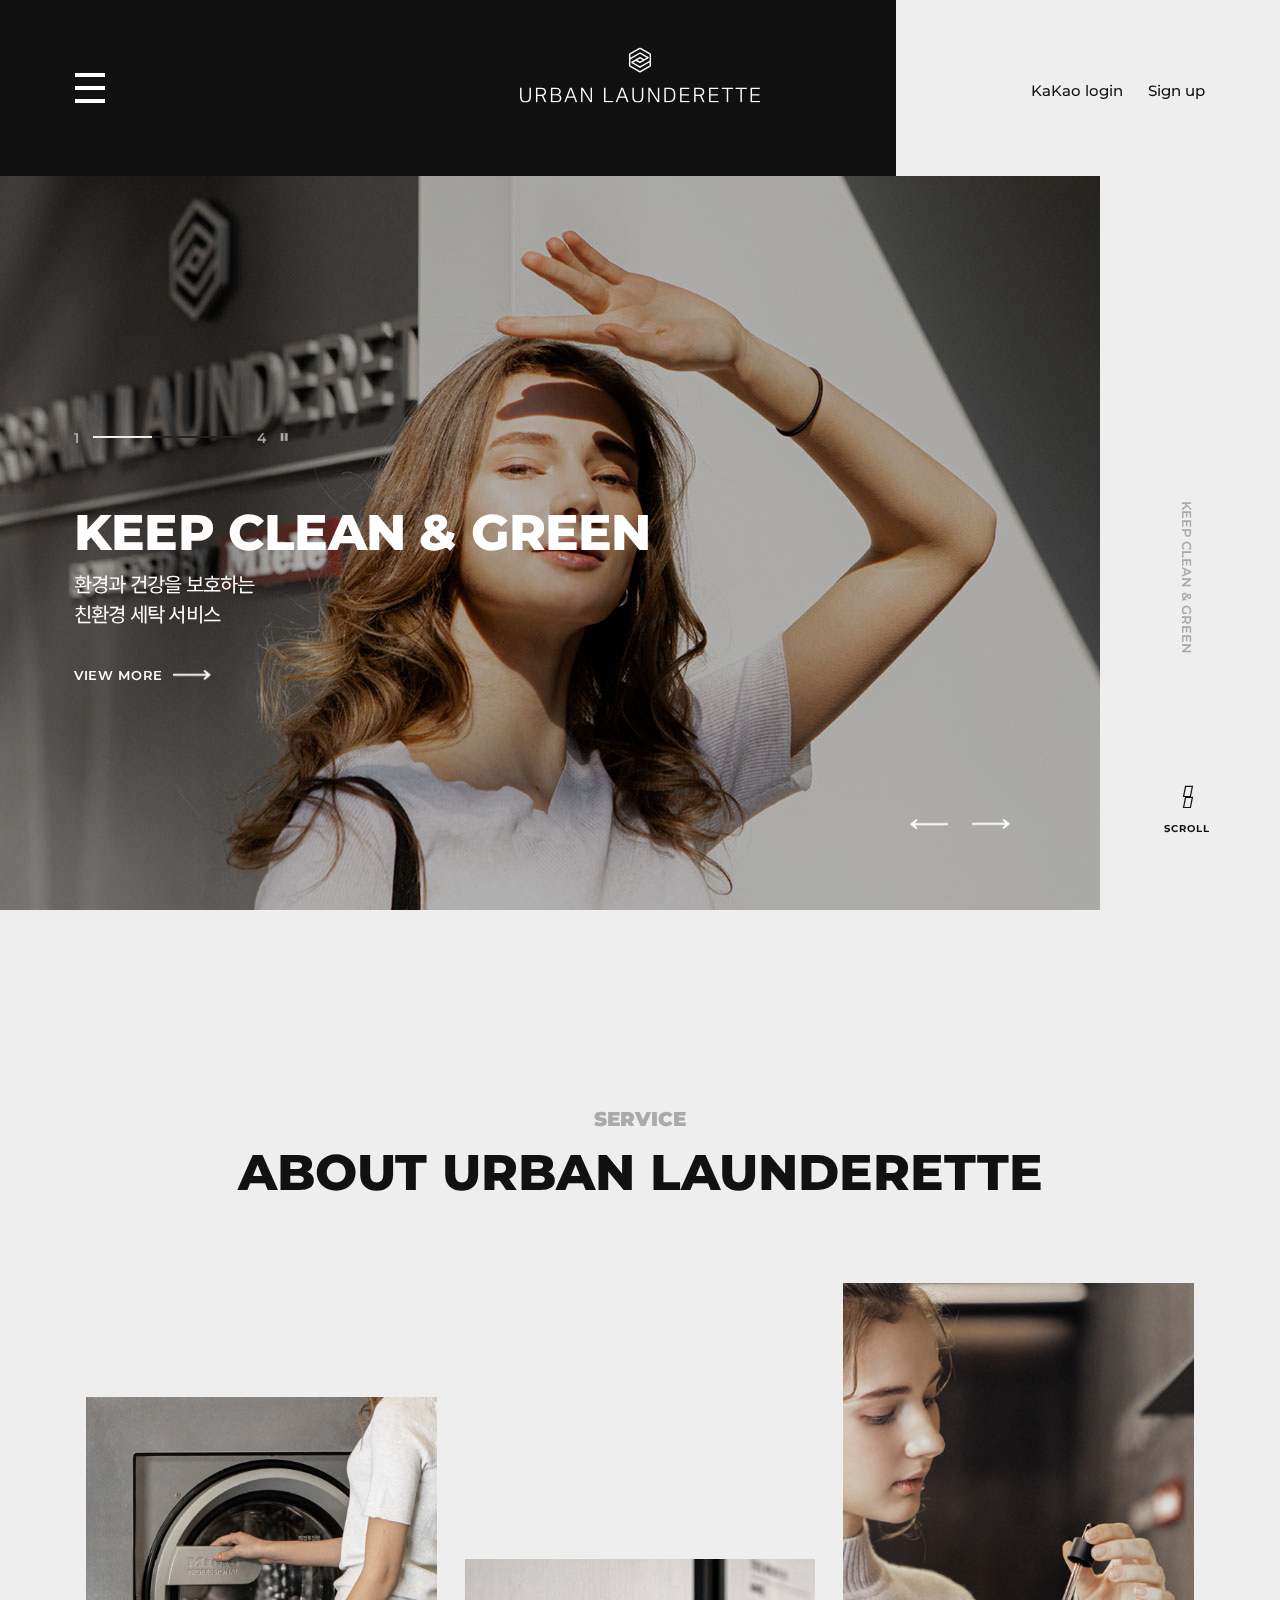
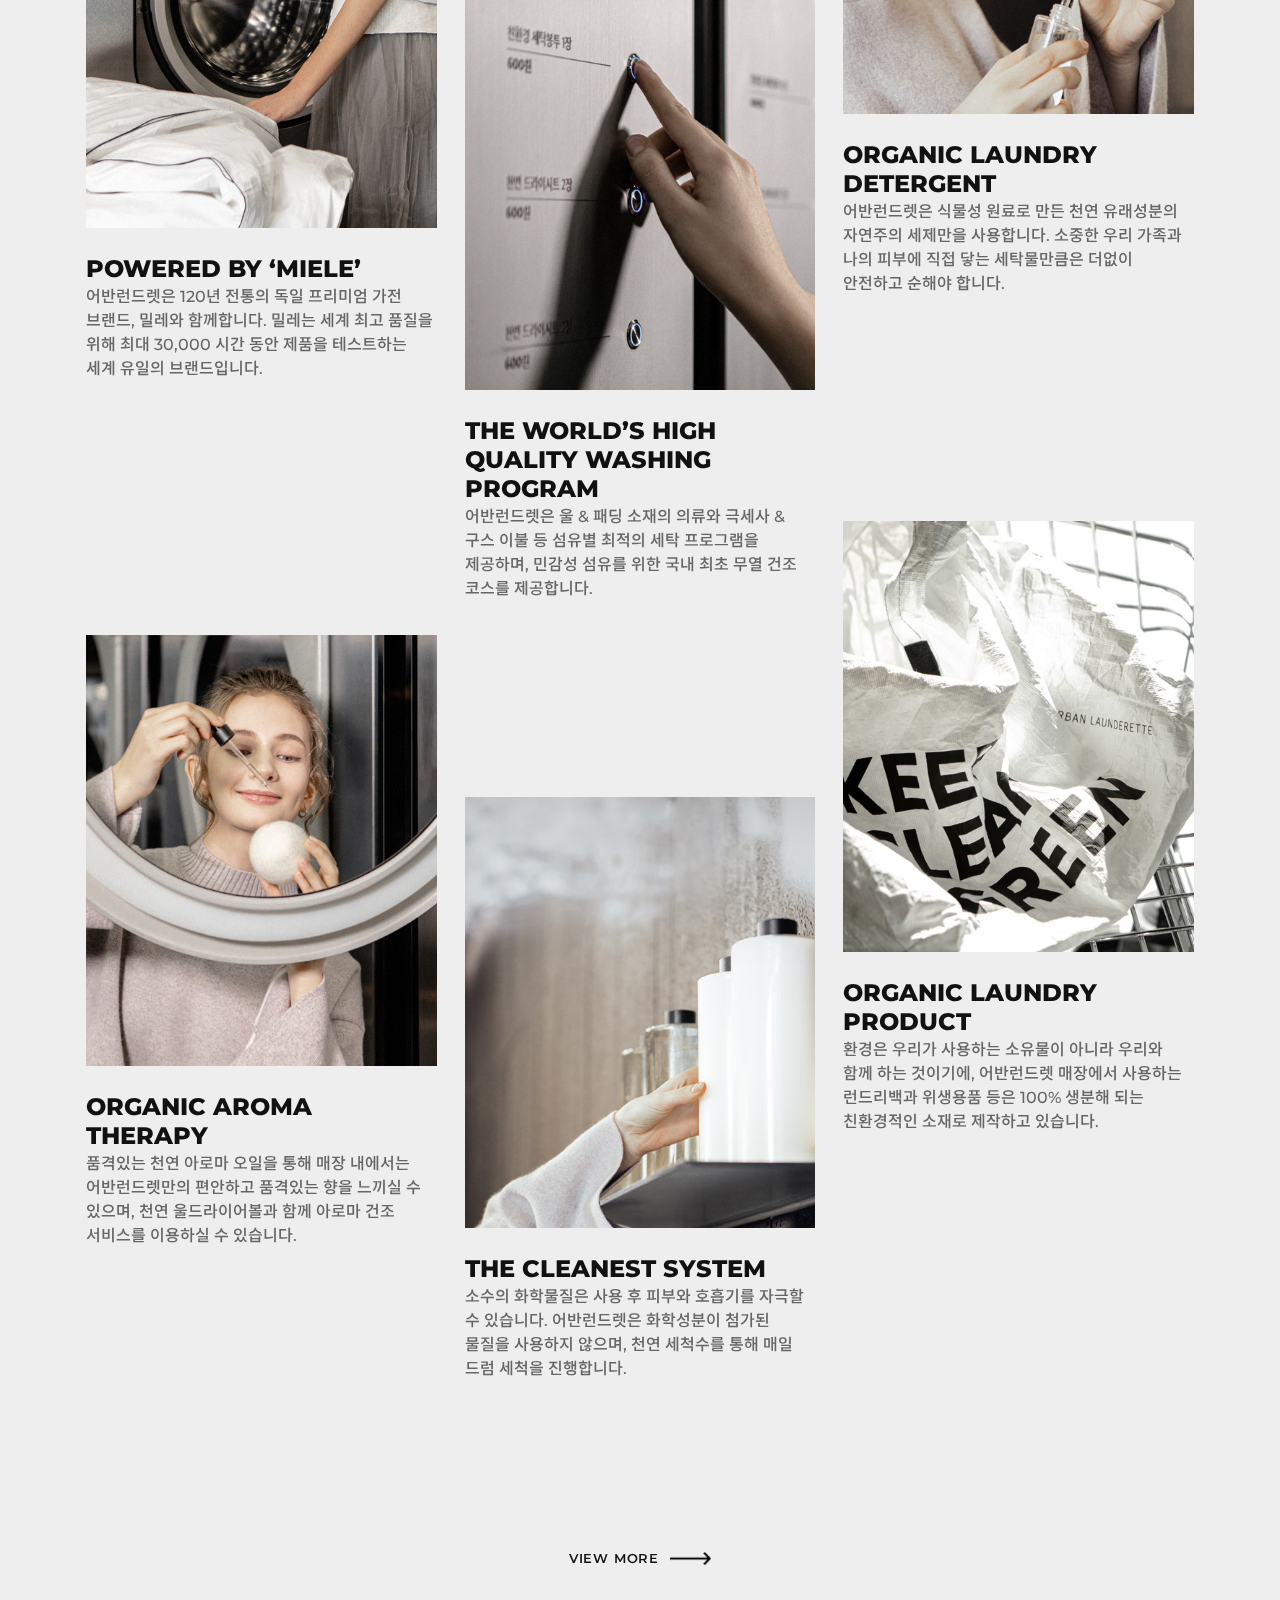
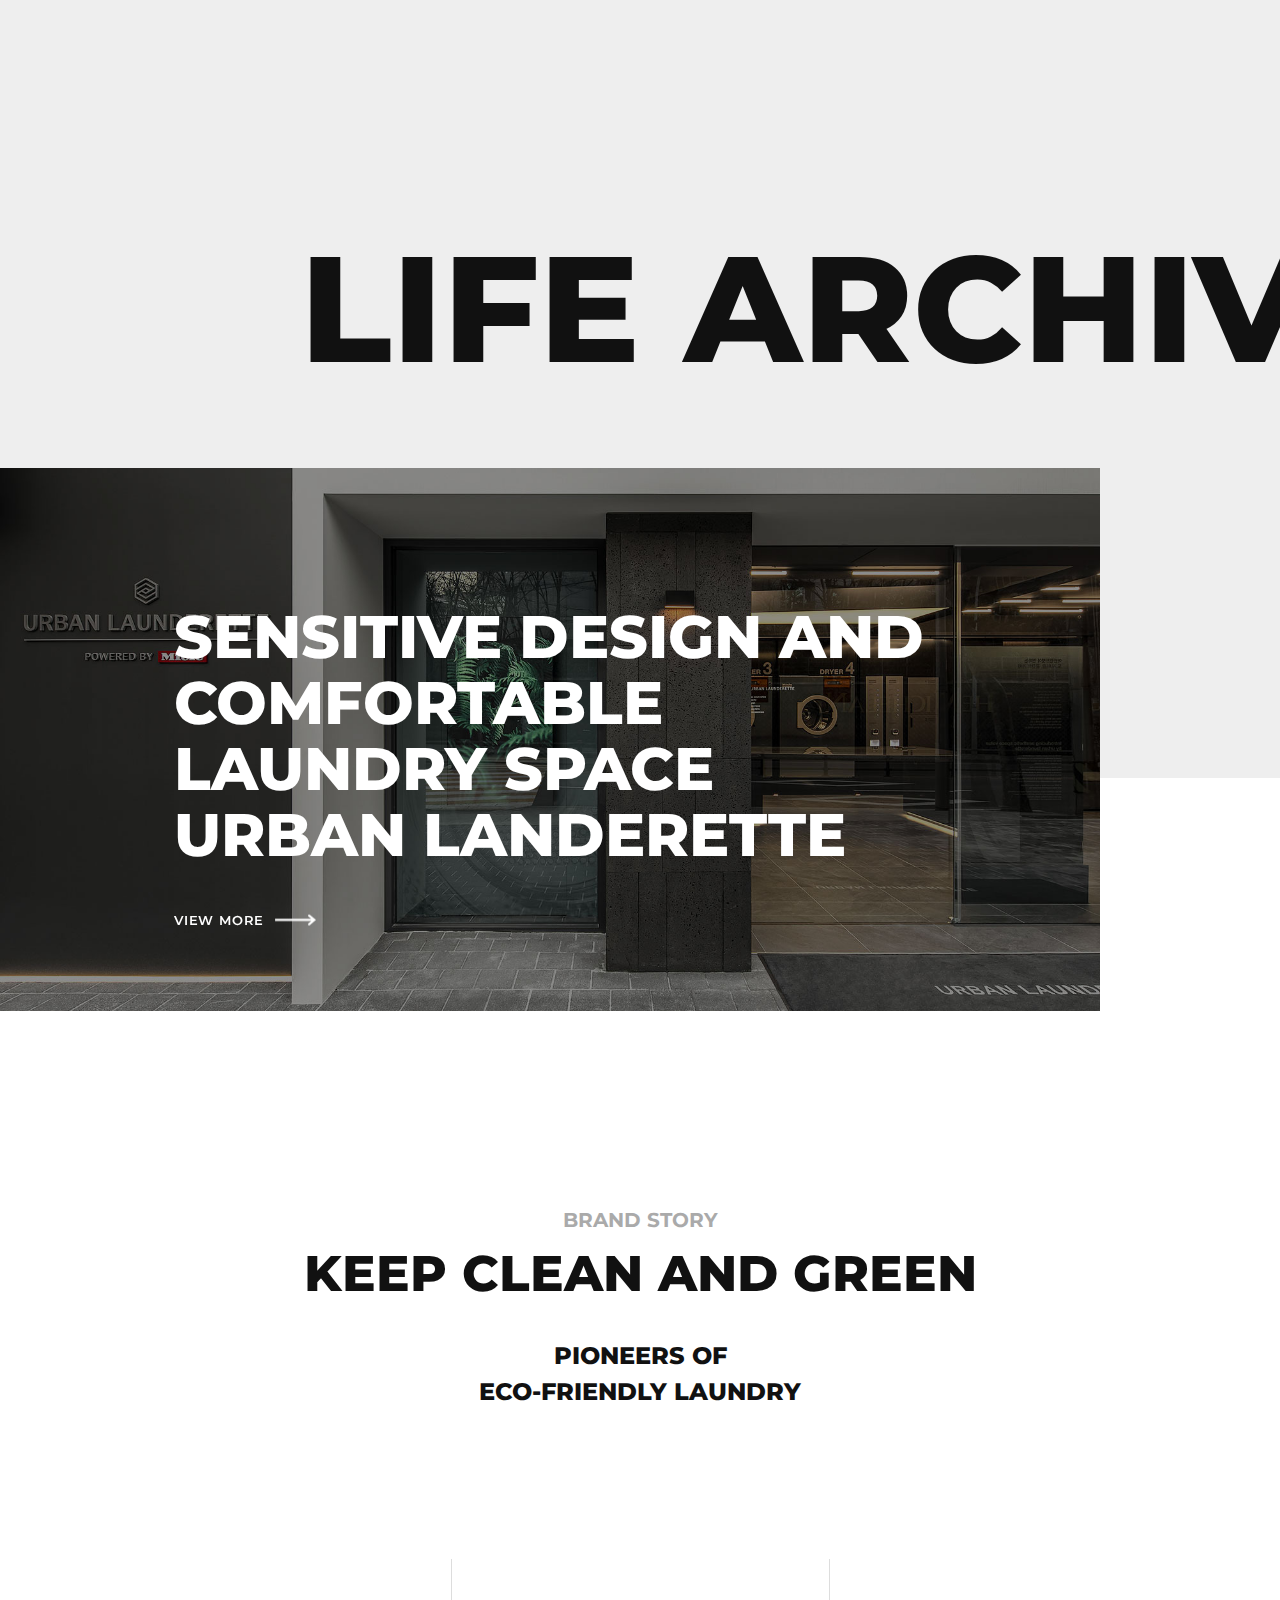
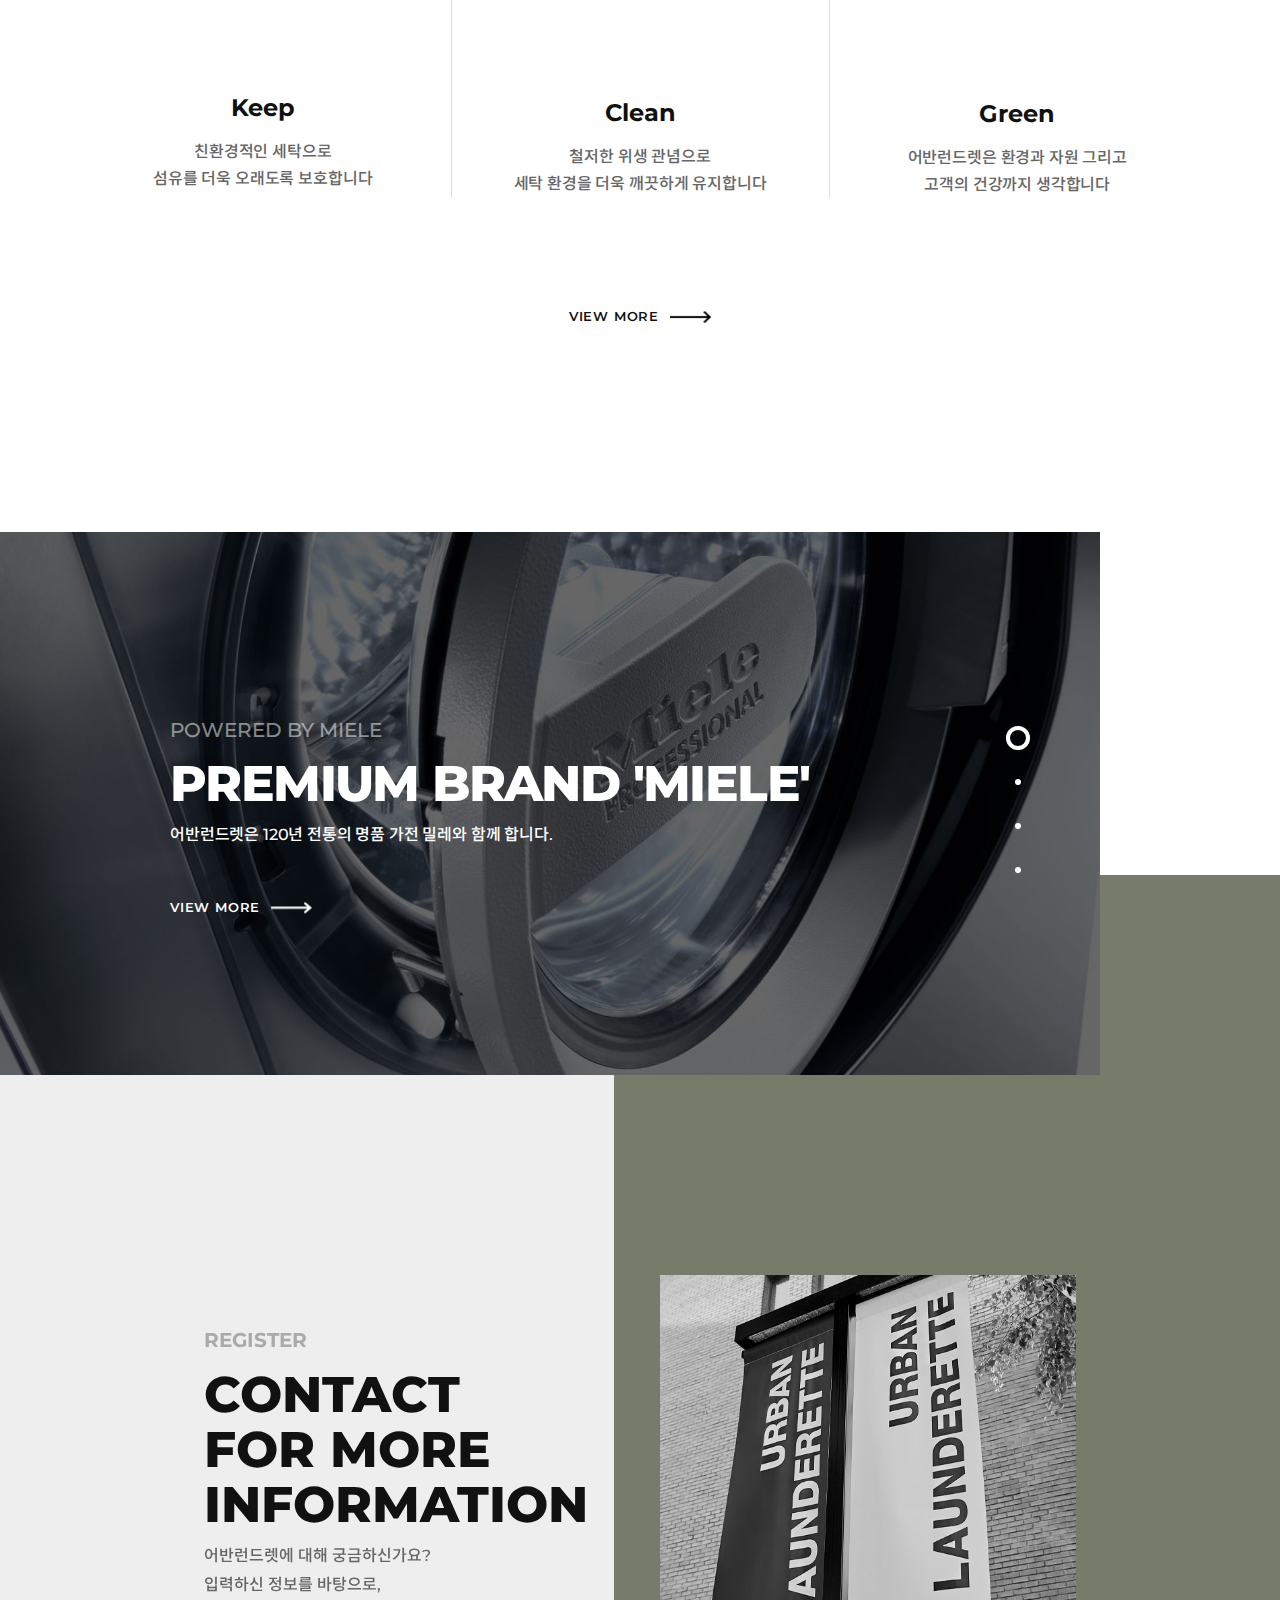
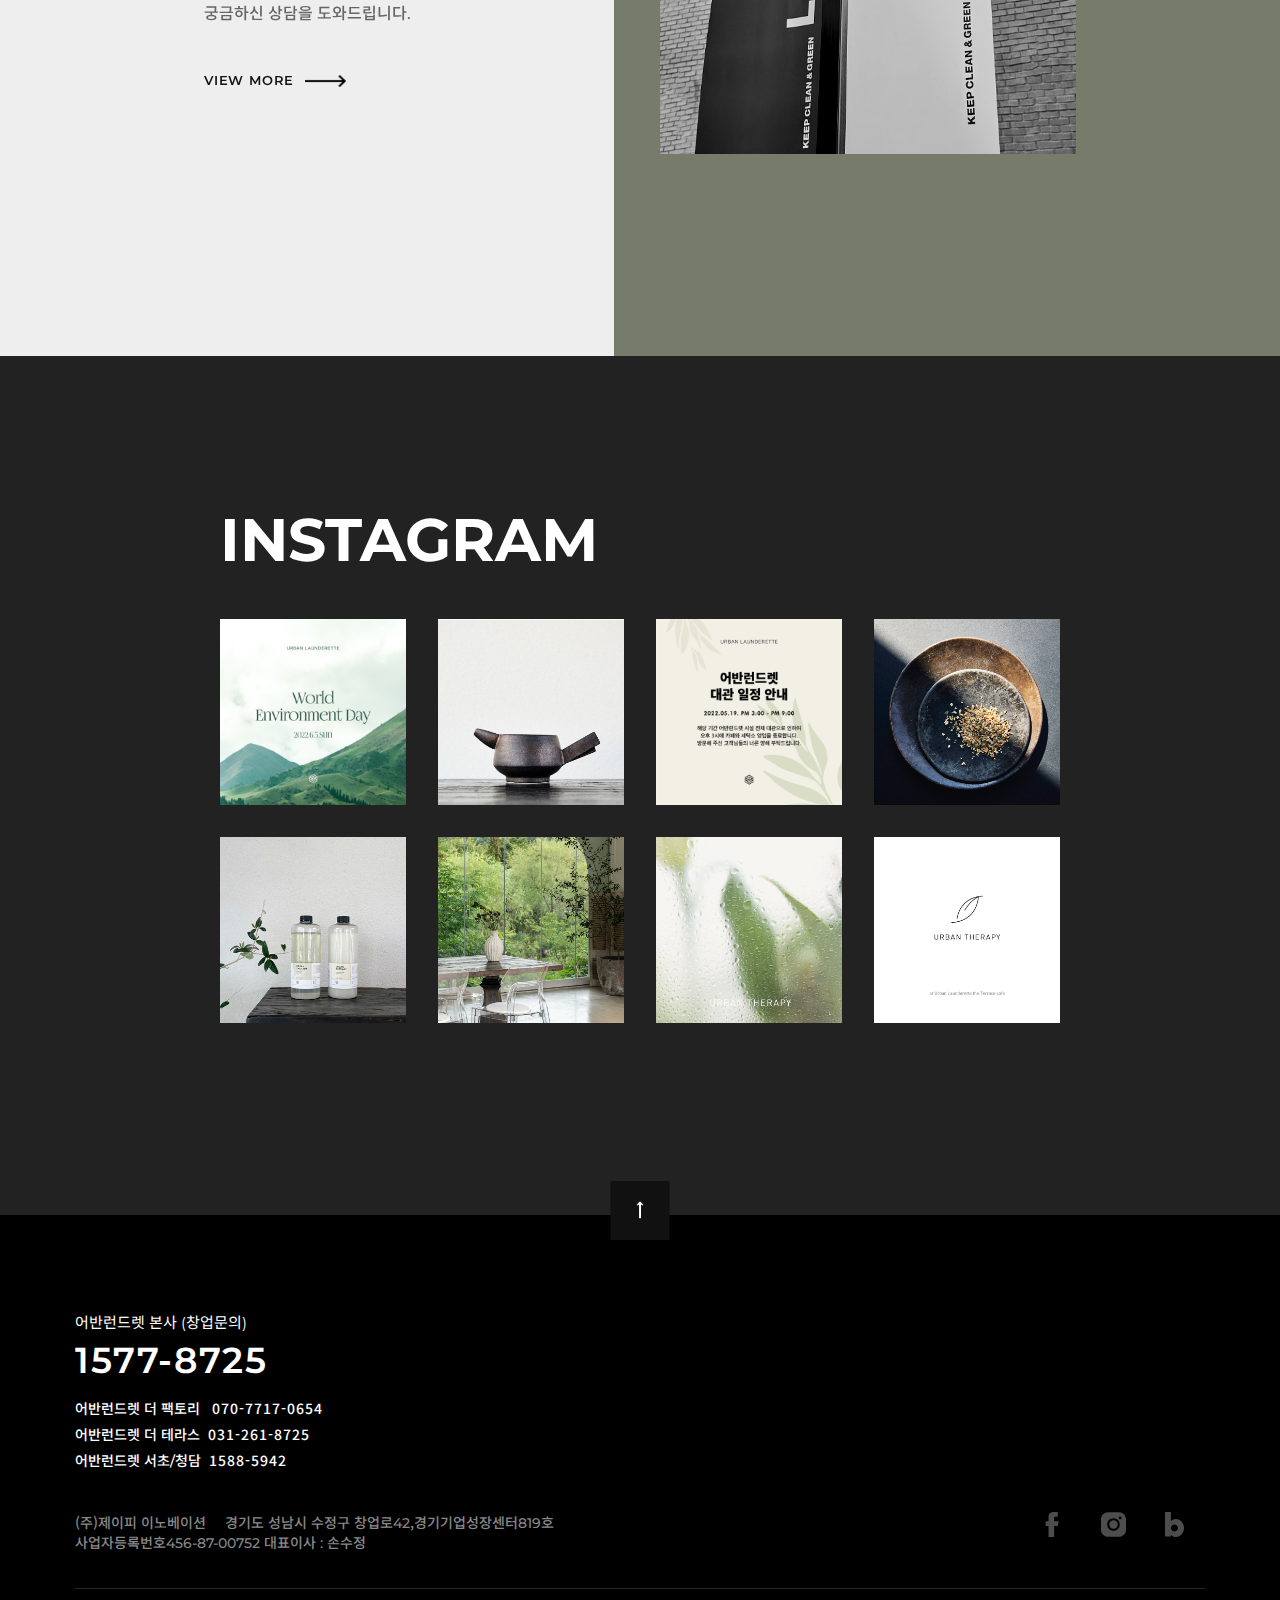
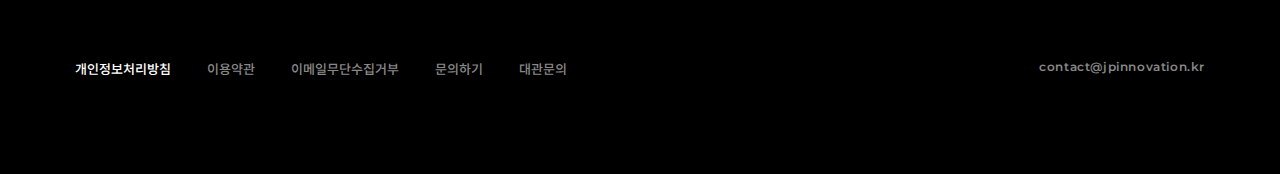
<file: index.html>
<!DOCTYPE HTML>
<html lang='ko'>

<head>
	<title>URBAN LAUNDERETTE</title>
	<meta charset='utf-8'>
	<meta name='Viewport' content='width=device-width, initial-scale=1.0, minimum-scale=1.0, maximum-scale=1.6'>
	<meta name='Title' content='어반런드렛'>
	<meta name='Subject' content='어반런드렛 클론코딩'>
	<meta name='Keywords' content='html5, css3, 웹표준, 어반런드렛, 세탁기'>
	<meta name='Author' content='imsuyeaon'>
	<meta name='Publisher' content='imsuyeaon'>
	<meta name='Description' content='웹접근성, 웹표준을 준수한 어반런드렛 클론 코딩입니다.'>
	<meta name='Author-Date' content='2022/12/08'>
	<meta name='Robots' content='index,follow'>

	<link rel='stylesheet' href='https://use.fontawesome.com/releases/v5.5.0/css/all.css'
		integrity='sha384-B4dIYHKNBt8Bc12p+WXckhzcICo0wtJAoU8YZTY5qE0Id1GSseTk6S+L3BlXeVIU' crossorigin='anonymous'>
	<link rel="stylesheet" href="https://cdnjs.cloudflare.com/ajax/libs/font-awesome/4.7.0/css/font-awesome.min.css">

	<link rel="apple-touch-icon" sizes="57x57" href="./favicon/apple-icon-57x57.png">
	<link rel="apple-touch-icon" sizes="60x60" href="./favicon/apple-icon-60x60.png">
	<link rel="apple-touch-icon" sizes="72x72" href="./favicon/apple-icon-72x72.png">
	<link rel="apple-touch-icon" sizes="76x76" href="./favicon/apple-icon-76x76.png">
	<link rel="apple-touch-icon" sizes="114x114" href="./favicon/apple-icon-114x114.png">
	<link rel="apple-touch-icon" sizes="120x120" href="./favicon/apple-icon-120x120.png">
	<link rel="apple-touch-icon" sizes="144x144" href="./favicon/apple-icon-144x144.png">
	<link rel="apple-touch-icon" sizes="152x152" href="./favicon/apple-icon-152x152.png">
	<link rel="apple-touch-icon" sizes="180x180" href="./favicon/apple-icon-180x180.png">
	<link rel="icon" type="image/png" sizes="192x192" href="./favicon/android-icon-192x192.png">
	<link rel="icon" type="image/png" sizes="32x32" href="./favicon/favicon-32x32.png">
	<link rel="icon" type="image/png" sizes="96x96" href="./favicon/favicon-96x96.png">
	<link rel="icon" type="image/png" sizes="16x16" href="./favicon/favicon-16x16.png">
	<link rel="manifest" href="/manifest.json">
	<meta name="msapplication-TileColor" content="#ffffff">
	<meta name="msapplication-TileImage" content="/ms-icon-144x144.png">
	<meta name="theme-color" content="#ffffff">

	<link rel='stylesheet' href='css/reset.css'>
	<link rel='stylesheet' href='./css/style.css'>

	<script src='./js/jquery-1.12.4.min.js'></script>
	<script src="./js/script.js" defer></script>

</head>

<body>
	<ul id="skip">
		<li><a href="#header">헤더 바로가기</a></li>
		<li><a href="#nav">메뉴 바로가기</a></li>
		<li><a href="#content">내용 바로가기</a></li>
	</ul>
	<div id="wrap">
		<header id="header">
			<div class="container">
				<div class="header_inner">
					<div id="menuBtn">
						<a href="javascript:">
							<span class="bar bar1"></span>
							<span class="bar bar2"></span>
							<span class="bar bar3"></span>
						</a>
					</div>
					<h1 id="logo">
						<a href="index.html">
							<svg version="1.1" xmlns="http://www.w3.org/2000/svg"
								xmlns:xlink="http://www.w3.org/1999/xlink" x="0px" y="0px" width="272.02px"
								height="62.37px" viewBox="0 0 272.02 62.37" enable-background="new 0 0 272.02 62.37"
								xml:space="preserve">
								<path fill="#636a52" class="logo-symbol" d="M136.01,26.73l-10.92-6.3v-6.94l10.92-6.34l7.59,4.41l-2.93,1.68l-4.27-2.37c-0.25-0.14-0.55-0.13-0.8,0.01
								l-9.17,5.32c-0.24,0.14-0.39,0.4-0.39,0.68v0c0,0.28,0.15,0.54,0.39,0.68l9.17,5.33c0.12,0.07,0.26,0.11,0.4,0.11
								c0.14,0,0.28-0.04,0.4-0.11l10.52-6.11v3.72L136.01,26.73z M132.93,14.26l3.1-1.8l3.07,1.7l-3.1,1.8L132.93,14.26z M136.01,1.7
								L146.93,8v6.94l-10.92,6.34l-7.59-4.41l2.93-1.69l4.27,2.37c0.24,0.14,0.55,0.13,0.79-0.01l9.17-5.32c0.24-0.14,0.39-0.4,0.39-0.68
								v0v0c0-0.28-0.15-0.54-0.39-0.68l-9.17-5.33c-0.25-0.14-0.55-0.14-0.8,0l-10.52,6.11V7.93L136.01,1.7z M148.12,6.87l-11.71-6.76
								c-0.25-0.14-0.55-0.14-0.79,0L123.9,6.79c-0.25,0.14-0.4,0.4-0.4,0.69v5.55v0v7.85c0,0.28,0.15,0.54,0.4,0.68l11.71,6.76
								c0.12,0.07,0.26,0.11,0.4,0.11c0.14,0,0.27-0.04,0.4-0.1l11.71-6.69c0.25-0.14,0.4-0.4,0.4-0.68V15.4v0V7.55
								C148.52,7.27,148.37,7.01,148.12,6.87"></path>
								<path fill="#3c393c" class="logo-text" d="M10.66,55.15v-9.4h1.66v9.99c0,4.54-2.29,6.63-6.16,6.63c-3.9,0-6.16-2.09-6.16-6.63v-9.99h1.66v9.4
								c0,4.06,1.49,5.79,4.5,5.79C9.16,60.94,10.66,59.21,10.66,55.15 M23.79,47.18c2.69,0,3.99,1.16,3.99,3.06v0.23
								c0,1.97-1.25,3.16-4.26,3.16h-3.8v-6.45H23.79z M28.04,62.12h1.81l-3.49-7.42c1.92-0.66,3.13-2.18,3.13-4.15V50.2
								c0-2.57-2-4.45-5.46-4.45h-5.99v16.37h1.68v-7.06h4.33c0.22,0,0.43,0,0.65-0.02L28.04,62.12z M36.65,54.24h3.94
								c3.46,0,4.52,1.04,4.52,3.04v0.5c0,1.93-1.27,2.93-3.99,2.93h-4.47V54.24z M40.4,47.13c2.72,0,3.94,0.7,3.94,2.63v0.41
								c0,2.04-1.37,2.72-3.78,2.72h-3.92v-5.77H40.4z M34.99,62.12h6.28c3.75,0,5.56-1.63,5.56-4.31v-0.57c0-2.27-1.47-3.45-3.58-3.75
								c2.07-0.48,2.79-1.84,2.79-3.27v-0.48c0-2.68-1.83-4-5.51-4h-5.53V62.12z M56.08,51.22c0.43-1.11,0.77-1.93,1.42-4.06
								c0.7,2.13,1.01,2.95,1.44,4.06l1.68,4.43h-6.28L56.08,51.22z M58.47,45.75h-1.9l-6.45,16.37h1.73l1.97-5.09h7.34l1.92,5.09h1.8
								L58.47,45.75z M69.21,62.12h1.61V47.79c0.31,0.68,0.5,1,0.79,1.48l7.99,12.85h2V45.75h-1.61v14.32c-0.34-0.68-0.53-1.07-0.82-1.52
								l-7.96-12.8h-2V62.12z M95.21,45.75v16.37h10.37v-1.41h-8.68V45.75H95.21z M114.35,51.22c0.43-1.11,0.77-1.93,1.42-4.06
								c0.7,2.13,1.01,2.95,1.44,4.06l1.68,4.43h-6.28L114.35,51.22z M116.74,45.75h-1.9l-6.45,16.37h1.73l1.97-5.09h7.34l1.92,5.09h1.8
								L116.74,45.75z M138.07,55.15c0,4.06-1.49,5.79-4.5,5.79s-4.5-1.73-4.5-5.79v-9.4h-1.66v9.99c0,4.54,2.26,6.63,6.16,6.63
								c3.87,0,6.16-2.09,6.16-6.63v-9.99h-1.66V55.15 M145.45,62.12h1.61V47.79c0.31,0.68,0.5,1,0.79,1.48l7.99,12.85h2V45.75h-1.61v14.32
								c-0.34-0.68-0.53-1.07-0.82-1.52l-7.96-12.8h-2V62.12z M165.31,47.16h3.75c3.1,0,5.32,1.82,5.32,5.72v2.11
								c0,3.91-2.21,5.72-5.32,5.72h-3.75V47.16z M163.63,45.75v16.37h5.41c4.38,0,7.02-2.5,7.02-7.01v-2.34c0-4.52-2.65-7.01-7.02-7.01
								H163.63z M181.5,45.75v16.37h10.61v-1.41h-8.92v-6.29h8.25v-1.41h-8.25v-5.86h8.75v-1.41H181.5z M203.19,47.18
								c2.69,0,3.99,1.16,3.99,3.06v0.23c0,1.97-1.25,3.16-4.26,3.16h-3.8v-6.45H203.19z M207.45,62.12h1.8l-3.49-7.42
								c1.93-0.66,3.13-2.18,3.13-4.15V50.2c0-2.57-2-4.45-5.46-4.45h-5.99v16.37h1.68v-7.06h4.33c0.22,0,0.43,0,0.65-0.02L207.45,62.12z
								 M214.4,45.75v16.37H225v-1.41h-8.92v-6.29h8.25v-1.41h-8.25v-5.86h8.76v-1.41H214.4z M228.83,45.75v1.41h5.53v14.96h1.68V47.16
								h5.56v-1.41H228.83z M244.36,45.75v1.41h5.53v14.96h1.68V47.16h5.55v-1.41H244.36z M261.41,45.75v16.37h10.61v-1.41h-8.92v-6.29
								h8.25v-1.41h-8.25v-5.86h8.75v-1.41H261.41z"></path>
							</svg>
						</a>
					</h1>
					<div id="loginArea">
						<a href="javascript:" class="kakao">KaKao login</a>
						<a href="javascript:" class="signup">Sign up</a>
					</div>
				</div>
			</div>
		</header>
		<main id="main">
			<section id="bg_slide"></section>
			<section id="main_visual">
				<aside class="main_aside">
					<div class="keep-clean">
						<a href="javascript:" title="KEEP CLEAN & GREEN">KEEP CLEAN & GREEN</a>
					</div>
					<div class="scroll">
						<a href="javaScript:" title="scroll">
							<span><i class="fas fa-angle-down"></i>
								<span><i class="fas fa-angle-down"></i></span>
								<span class="text">scroll</span>
						</a>
					</div>
				</aside>
				<div class="swiper-controll">
					<div class="swiper-controll-textArea">
						<span class="prevbtn">PREV</span>
						<span class="nextbtn">NEXT</span>
					</div>
					<div class="swiper-controll-arrowArea">
						<span class="arrow prevarrow"></span>
						<span class="arrow nextarrow"></span>
					</div>
				</div>
				<div class="main-top-slide-control">
					<div class="control-Num">
						<span class="control-current on">1</span>
						<span class="control-current">2</span>
						<span class="control-current">3</span>
						<span class="control-current">4</span>
						<span class="space-bar">
							<span class="progress"></span>
						</span>
						<span class="control-total">4</span>
					</div>
					<div class="control-btn">
						<button class="play"></button>
						<button class="pause on"></button>
					</div>

				</div>
				<div class="main-top-slideArea cf">
					<div class="main-top-slideArea-img">
						<ul class="list">
							<li class="slid"><img class="visual-img" src="./imgs/top-visual-02.jpg" alt="slideImg1">
							</li>
							<li class="slid"><img class="visual-img" src="./imgs/top-visual-03.jpg" alt="slideImg2">
							</li>
							<li class="slid"><img class="visual-img" src="./imgs/top-visual-04.jpg" alt="slideImg3">
							</li>
							<li class="slid"><img class="visual-img" src="./imgs/top-visual-05.jpg" alt="slideImg4">
							</li>
						</ul>
					</div>
					<div class="main-top-slideArea-text">
						<div class="text-list active">
							<div>
								<h3>KEEP CLEAN & GREEN</h3>
							</div>
							<div><span class="content">환경과 건강을 보호하는<br>친환경 세탁 서비스</span></div>
							<div><a href="#" title="viewmore"><span>VIEW MORE</span><i><img
											src="./imgs/topImgSlideArrow.png" alt="moreBtn"></i></a></div>
						</div>
						<div class="text-list">
							<div>
								<h3>URBAN THERAPY</h3>
							</div>
							<div><span class="content">자연의 깊고 은은한 향,<br>안락한 공간에서의 힐링 테라피</span></div>
							<div><a href="#" title="viewmore"><span>VIEW MORE</span><i><img
											src="./imgs/topImgSlideArrow.png" alt="moreBtn"></i></a></div>
						</div>
						<div class="text-list">
							<div>
								<h3>SAVE SKIN, SAVE FABRIC</h3>
							</div>
							<div><span class="content">Real Eco Friendly<br>친환경 런드리 테라피</span></div>
							<div><a href="#" title="viewmore"><span>VIEW MORE</span><i><img
											src="./imgs/topImgSlideArrow.png" alt="moreBtn"></i></a></div>
						</div>
						<div class="text-list">
							<div>
								<h3>EXTRAORDINARY QUALITY</h3>
							</div>
							<div><span class="content">Powered by Miele, 120년 전통<br>독일 명품 가전의 헤리티지</span></div>
							<div><a href="#" title="viewmore"><span>VIEW MORE</span><i><img
											src="./imgs/topImgSlideArrow.png" alt="moreBtn"></i></a></div>
						</div>
					</div>
				</div>
			</section>
			<section id="main_service">
				<div class="main_service_container">
					<div class="main_service_title">
						<h2><b>SERVICE</b></h2>
						<h3>ABOUT URBAN LAUNDERETTE</h3>
					</div>
					<div class="main_service_cotents_wrap">
						<div class="main_service_cotents_list">
							<ul>
								<li class="main_service_cotents main_service_cotents_scroll">
									<a href="javascript:" title="POWERED BY ‘MIELE’">
										<div class="main_service_cotents_img"><img src="./imgs/main-service-01.jpg"
												alt=""></div>
										<div class="main_service_cotents_text">
											<b>POWERED BY ‘MIELE’</b>
											<p>어반런드렛은 120년 전통의 독일 프리미엄 가전 브랜드, 밀레와 함께합니다. 밀레는 세계 최고 품질을 위해 최대 30,000 시간
												동안 제품을 테스트하는 세계 유일의 브랜드입니다.</p>
										</div>
									</a>
								</li>
								<li class="main_service_cotents">
									<a href="javascript:" title="THE WORLD’S HIGH QUALITY WASHING PROGRAM">
										<div class="main_service_cotents_img"><img src="./imgs/main-service-02.jpg"
												alt=""></div>
										<div class="main_service_cotents_text">
											<b>THE WORLD’S HIGH QUALITY WASHING PROGRAM</b>
											<p>어반런드렛은 울 & 패딩 소재의 의류와 극세사 & 구스 이불 등 섬유별 최적의 세탁 프로그램을 제공하며, 민감성 섬유를 위한 국내
												최초 무열 건조 코스를 제공합니다.</p>
										</div>
									</a>
								</li>
								<li class="main_service_cotents main_service_cotents_scroll">
									<a href="javascript:" title="ORGANIC LAUNDRY DETERGENT">
										<div class="main_service_cotents_img"><img src="./imgs/main-service-03.jpg"
												alt=""></div>
										<div class="main_service_cotents_text">
											<b>ORGANIC LAUNDRY DETERGENT</b>
											<p>어반런드렛은 식물성 원료로 만든 천연 유래성분의 자연주의 세제만을 사용합니다. 소중한 우리 가족과 나의 피부에 직접 닿는
												세탁물만큼은 더없이 안전하고 순해야 합니다.</p>
										</div>
									</a>
								</li>
								<li class="main_service_cotents main_service_cotents_scroll">
									<a href="javascript:" title="ORGANIC AROMA THERAPY">
										<div class="main_service_cotents_img"><img src="./imgs/main-service-04.jpg"
												alt=""></div>
										<div class="main_service_cotents_text">
											<b>ORGANIC AROMA THERAPY</b>
											<p>품격있는 천연 아로마 오일을 통해 매장 내에서는 어반런드렛만의 편안하고 품격있는 향을 느끼실 수 있으며, 천연 울드라이어볼과 함께
												아로마 건조 서비스를 이용하실 수 있습니다.</p>
										</div>
									</a>
								</li>
								<li class="main_service_cotents">
									<a href="javascript:" title="THE CLEANEST SYSTEM">
										<div class="main_service_cotents_img"><img src="./imgs/main-service-05.jpg"
												alt=""></div>
										<div class="main_service_cotents_text">
											<b>THE CLEANEST SYSTEM</b>
											<p>소수의 화학물질은 사용 후 피부와 호흡기를 자극할 수 있습니다. 어반런드렛은 화학성분이 첨가된 물질을 사용하지 않으며, 천연
												세척수를 통해 매일 드럼 세척을 진행합니다.</p>
										</div>
									</a>
								</li>
								<li class="main_service_cotents main_service_cotents_scroll">
									<a href="javascript:" title="ORGANIC LAUNDRY PRODUCT">
										<div class="main_service_cotents_img"><img src="./imgs/main-service-06.jpg"
												alt=""></div>
										<div class="main_service_cotents_text">
											<b>ORGANIC LAUNDRY PRODUCT</b>
											<p>환경은 우리가 사용하는 소유물이 아니라 우리와 함께 하는 것이기에, 어반런드렛 매장에서 사용하는 런드리백과 위생용품 등은 100%
												생분해 되는 친환경적인 소재로 제작하고 있습니다.</p>
										</div>
									</a>
								</li>
							</ul>
						</div>
						<div class="moreBtn cf">
							<a href="javascript:" title="moreBtn">
								<span>VIEW MORE</span>
								<i><img src="./imgs/moreBtn.png" alt="moreBtn"></i>
							</a>
						</div>
					</div>
				</div>
			</section>
			<section id="main_space">
				<div class="main_space_text">LIFE ARCHIVE SPACE.</div>
				<div class="main_space_img">
					<div class="main_space_img_container">
						<figure>
							<img src="./imgs/main-space-01.jpg" alt="main-space">
						</figure>
						<div class="main_space_inner_text">
							<b>SENSITIVE DESIGN AND <br>COMFORTABLE LAUNDRY SPACE <br>URBAN LANDERETTE</b>
							<div class="moreBtn">
								<a href="javascript:" title="moreBtn">
									<span>VIEW MORE</span>
									<i class="moreBtnBlack"><img src="./imgs/topImgSlideArrow.png" alt="moreBtn"></i>
								</a>
							</div>
						</div>
					</div>
				</div>

			</section>
			<section id="brand_story">
				<div class="brand_story_container">
					<div class="brand_story_title">
						<h2>brand story</h2>
						<h3>KEEP CLEAN AND GREEN</h3>
						<p>PIONEERS OF <br> ECO-FRIENDLY LAUNDRY</p>
					</div>
					<div class="brand_story_icon">
						<ul>
							<li class="keep">
								<div class="icon icon1">
									<svg version="1.1" xmlns="http://www.w3.org/2000/svg"
										xmlns:xlink="http://www.w3.org/1999/xlink" x="0px" y="0px" width="104.69px"
										height="90px" viewBox="0 0 104.69 90" enable-background="new 0 0 104.69 90"
										xml:space="preserve" focusable="false">
										<path class="st0" d="M51.91,16.62C64.81,16.62,65.67,2,65.67,2h17.2
										   l18.92,34.4l-19.78,6.88V88H22.67V43.28L2.89,36.4L21.81,2h17.2c0,0,0.86,14.62,13.76,14.62"></path>
									</svg>
								</div>
								<div class="icon_txt icon1_txt">
									<b>Keep</b>
									<p>친환경적인 세탁으로 <br> 섬유를 더욱 오래도록 보호합니다</p>
								</div>
							</li>
							<li class="clean">
								<div class="icon icon2">
									<svg version="1.1" xmlns="http://www.w3.org/2000/svg"
										xmlns:xlink="http://www.w3.org/1999/xlink" x="0px" y="0px" width="100px"
										height="100px" viewBox="0 0 100 100" style="enable-background:new 0 0 100 100;"
										xml:space="preserve">
										<path class="st0" d="M50,15.9V0 M50,84.2V100"></path>
										<path class="st0" d="M15.9,50H0 M84.2,50H100"></path>
										<path class="st0" d="M25.9,25.9L14.6,14.6 M74.2,74.2l11.2,11.2"></path>
										<path class="st0" d="M25.9,74.2L14.6,85.4 M74.2,25.9l11.2-11.2"></path>
									</svg>
								</div>
								<div class="icon_txt icon2_txt">
									<b>Clean</b>
									<p>철저한 위생 관념으로 <br> 세탁 환경을 더욱 깨끗하게 유지합니다</p>
								</div>
							</li>
							<li class="green">
								<div class="icon icon3">
									<svg version="1.1" focusable="false" xmlns="http://www.w3.org/2000/svg"
										xmlns:xlink="http://www.w3.org/1999/xlink" x="0px" y="0px" width="99.2px"
										height="102px" viewBox="0 0 99.2 102" enable-background="new 0 0 99.2 102"
										xml:space="preserve">
										<path class="st0" stroke-linejoin="miter" d="M25,3.5c0,0-22.9,27.4-22.9,48.4
											C2.1,64.4,12.4,74.6,25,74.6S47.9,64.3,47.9,51.7C47.9,31.6,25,3.3,25,3.3L25,3.4"></path>
										<path class="st0" stroke-miterlimit="10" d="M25.1,76v26"></path>
										<path class="st0" stroke-linejoin="miter" d="M74.1,3.5c0,0-22.9,27.4-22.9,48.4
											C51.2,64.4,61.5,74.6,74.1,74.6S97,64.3,97,51.6C97,31.6,74.1,3.3,74.1,3.3L74.1,3.4"></path>
										<path class="st0" d="M74.1,76v26"></path>
									</svg>
								</div>
								<div class="icon_txt icon3_txt">
									<b>Green</b>
									<p>어반런드렛은 환경과 자원 그리고 <br> 고객의 건강까지 생각합니다</p>
								</div>
							</li>
						</ul>
					</div>
					<div class="moreBtn">
						<a href="javascript:" title="moreBtn">
							<span>VIEW MORE</span>
							<i><img src="./imgs/moreBtn.png" alt="moreBtn"></i>
						</a>
					</div>
				</div>
			</section>
			<section id="main_powered">
				<div class="listSpot">
					<ul>
						<li>
							<button class="circle">
								<span class="ir_so">0</span>
								<svg version="1.1">
									<circle class="bg" cx="12" cy="12" r="10" />
									<circle class="bar" cx="12" cy="12" r="10" />
								</svg>
							</button>
						</li>
						<li>
							<button class="dot">
								<span class="ir_so">1</span>
								<svg version="1.1">
									<circle class="bg" cx="12" cy="12" r="10" />
									<circle class="bar" cx="12" cy="12" r="10" />
								</svg>
							</button>
						</li>
						<li>
							<button class="dot">
								<span class="ir_so">2</span>
								<svg version="1.1">
									<circle class="bg" cx="12" cy="12" r="10" />
									<circle class="bar" cx="12" cy="12" r="10" />
								</svg>
							</button>
						</li>
						<li>
							<button class="dot">
								<span class="ir_so">3</span>
								<svg version="1.1">
									<circle class="bg" cx="12" cy="12" r="10" />
									<circle class="bar" cx="12" cy="12" r="10" />
								</svg>
							</button>
						</li>
					</ul>
				</div>
				<div class="main_powered_img">
					<div class="main_space_img_container">
						<div class="main_powered_img_area">
							<figure>
								<img src="./imgs/main-miele-01-1722x850.jpg" alt="miele-01">
							</figure>
							<figure>
								<img src="./imgs/main-miele-02-1722x850.jpg" alt="miele-02">
							</figure>
							<figure>
								<img src="./imgs/main-miele-03-1722x850.jpg" alt="miele-03">
							</figure>
							<figure>
								<img src="./imgs/main-miele-04-1-1722x850.jpg" alt="miele-04">
							</figure>
						</div>
						<div class="main_powered_inner_text">
							<p class="entext">POWERED BY MIELE</p>
							<b>PREMIUM BRAND 'MIELE'</b>
							<p class="kotext">어반런드렛은 120년 전통의 명품 가전 밀레와 함께 합니다.</p>
							<div class="moreBtn cf">
								<a href="javascript:" title="moreBtn">
									<span>VIEW MORE</span>
									<i class="moreBtnBlack"><img src="./imgs/topImgSlideArrow.png" alt="moreBtn"></i>
								</a>
							</div>
						</div>
					</div>
				</div>
			</section>
			<section id="main_register">
				<div class="register_container">
					<div class="register_text">
						<h2>REGISTER</h2>
						<h3>CONTACT <br>FOR MORE <br>INFORMATION</h3>
						<p>어반런드렛에 대해 궁금하신가요?<br>입력하신 정보를 바탕으로,<br>궁금하신 상담을 도와드립니다.</p>
						<div class="moreBtn cf">
							<a href="javascript:" title="moreBtn">
								<span>VIEW MORE</span>
								<i><img src="./imgs/moreBtn.png" alt="moreBtn"></i>
							</a>
						</div>
					</div>
					<div class="register_img"><img src="./imgs/main-register-01.jpg" alt="-register-01"></div>
				</div>
			</section>
			<section id="main_insta">
				<div class="main_insta_text">
					<h3>instagram</h3>
				</div>
				<div class="main_insta_wrap">
					<ul class="cf">
						<li>
							<a href="javascript:">
								<i>
									<svg class="insta" viewBox="0 0 38 37.5">
										<path class="cls-1"
											d="m27.31,0H10.69C4.79,0,0,4.79,0,10.69v16.12c0,5.9,4.79,10.69,10.69,10.69h16.62c5.9,0,10.69-4.79,10.69-10.69V10.69c0-5.9-4.79-10.69-10.69-10.69Zm-8.31,28.28c-5.26,0-9.53-4.27-9.53-9.53s4.27-9.53,9.53-9.53,9.53,4.27,9.53,9.53-4.27,9.53-9.53,9.53Zm10.13-17.5c-1.14,0-2.07-.93-2.07-2.07s.93-2.07,2.07-2.07,2.07.93,2.07,2.07-.93,2.07-2.07,2.07Z" />
										<circle class="cls-1" cx="19" cy="18.75" r="6.41" />
									</svg>
								</i>
								<span class="instaText">6월 5일, 세계 환경의 날을 기념하여 텀블러를 가지고 방문해 주시는 고객님들께 음료 메뉴에 한하여 1,000원
									할인 이벤트를 진행합니다. 많은 관심과 참여 부탁드립니다. 감사합니...</span>
								<img src="./imgs/insta-01.jpg" alt="insta-01" title="insta-01">
							</a>
						</li>
						<li>
							<a href="javascript:">
								<i>
									<svg class="insta" viewBox="0 0 38 37.5">
										<path class="cls-1"
											d="m27.31,0H10.69C4.79,0,0,4.79,0,10.69v16.12c0,5.9,4.79,10.69,10.69,10.69h16.62c5.9,0,10.69-4.79,10.69-10.69V10.69c0-5.9-4.79-10.69-10.69-10.69Zm-8.31,28.28c-5.26,0-9.53-4.27-9.53-9.53s4.27-9.53,9.53-9.53,9.53,4.27,9.53,9.53-4.27,9.53-9.53,9.53Zm10.13-17.5c-1.14,0-2.07-.93-2.07-2.07s.93-2.07,2.07-2.07,2.07.93,2.07,2.07-.93,2.07-2.07,2.07Z" />
										<circle class="cls-1" cx="19" cy="18.75" r="6.41" />
									</svg>
								</i>
								<span class="instaText">Hand-made pottery with earthy and natural rough texture from the
									soil itself.</span>
								<img src="./imgs/insta-02.jpg" alt="insta-02" title="insta-02">
							</a>
						</li>
						<li>
							<a href="javascript:">
								<i>
									<svg class="insta" viewBox="0 0 38 37.5">
										<path class="cls-1"
											d="m27.31,0H10.69C4.79,0,0,4.79,0,10.69v16.12c0,5.9,4.79,10.69,10.69,10.69h16.62c5.9,0,10.69-4.79,10.69-10.69V10.69c0-5.9-4.79-10.69-10.69-10.69Zm-8.31,28.28c-5.26,0-9.53-4.27-9.53-9.53s4.27-9.53,9.53-9.53,9.53,4.27,9.53,9.53-4.27,9.53-9.53,9.53Zm10.13-17.5c-1.14,0-2.07-.93-2.07-2.07s.93-2.07,2.07-2.07,2.07.93,2.07,2.07-.93,2.07-2.07,2.07Z" />
										<circle class="cls-1" cx="19" cy="18.75" r="6.41" />
									</svg>
								</i>
								<span class="instaText">2022. 05. 19 (목) PM 3~9 휴무 안내 어반런드렛 더 테라스와 더 팩토리는 5월 19일 오후 3시에서
									9시, 해당 기간 동안 시설 전체 대관으로 카페와 세탁소 운영...</span>
								<img src="./imgs/insta-03.jpg" alt="insta-03" title="insta-03">
							</a>
						</li>
						<li>
							<a href="javascript:">
								<i>
									<svg class="insta" viewBox="0 0 38 37.5">
										<path class="cls-1"
											d="m27.31,0H10.69C4.79,0,0,4.79,0,10.69v16.12c0,5.9,4.79,10.69,10.69,10.69h16.62c5.9,0,10.69-4.79,10.69-10.69V10.69c0-5.9-4.79-10.69-10.69-10.69Zm-8.31,28.28c-5.26,0-9.53-4.27-9.53-9.53s4.27-9.53,9.53-9.53,9.53,4.27,9.53,9.53-4.27,9.53-9.53,9.53Zm10.13-17.5c-1.14,0-2.07-.93-2.07-2.07s.93-2.07,2.07-2.07,2.07.93,2.07,2.07-.93,2.07-2.07,2.07Z" />
										<circle class="cls-1" cx="19" cy="18.75" r="6.41" />
									</svg>
								</i>
								<span class="instaText">어반테라피 티는 유자를 베이스로 모과, 귤껍질, 로즈마리가 블렌딩 된 비타민 차입니다. 순수한 유자 원물과 허브
									추출만으로 유자의 고유의 향과 깔끔한 맛을 살린 어반런드렛 더 테라...</span>
								<img src="./imgs/insta-04.jpg" alt="insta-04" title="insta-04">
							</a>
						</li>
						<li>
							<a href="javascript:">
								<i>
									<svg class="insta" viewBox="0 0 38 37.5">
										<path class="cls-1"
											d="m27.31,0H10.69C4.79,0,0,4.79,0,10.69v16.12c0,5.9,4.79,10.69,10.69,10.69h16.62c5.9,0,10.69-4.79,10.69-10.69V10.69c0-5.9-4.79-10.69-10.69-10.69Zm-8.31,28.28c-5.26,0-9.53-4.27-9.53-9.53s4.27-9.53,9.53-9.53,9.53,4.27,9.53,9.53-4.27,9.53-9.53,9.53Zm10.13-17.5c-1.14,0-2.07-.93-2.07-2.07s.93-2.07,2.07-2.07,2.07.93,2.07,2.07-.93,2.07-2.07,2.07Z" />
										<circle class="cls-1" cx="19" cy="18.75" r="6.41" />
									</svg>
								</i>
								<span class="instaText">깊은 숲속의 나무와 흙, 풀잎 향이 어우러진 어반테라피의 시그니처 향은 지친 우리 일상에 편안함과 위로를
									선사합니다. 어반테라피의 런드리 컬렉션, 세탁 세제와 섬유유연제를 함께 사...</span>
								<img src="./imgs/insta-05.jpg" alt="insta-05" title="insta-05">
							</a>
						</li>
						<li>
							<a href="javascript:">
								<i>
									<svg class="insta" viewBox="0 0 38 37.5">
										<path class="cls-1"
											d="m27.31,0H10.69C4.79,0,0,4.79,0,10.69v16.12c0,5.9,4.79,10.69,10.69,10.69h16.62c5.9,0,10.69-4.79,10.69-10.69V10.69c0-5.9-4.79-10.69-10.69-10.69Zm-8.31,28.28c-5.26,0-9.53-4.27-9.53-9.53s4.27-9.53,9.53-9.53,9.53,4.27,9.53,9.53-4.27,9.53-9.53,9.53Zm10.13-17.5c-1.14,0-2.07-.93-2.07-2.07s.93-2.07,2.07-2.07,2.07.93,2.07,2.07-.93,2.07-2.07,2.07Z" />
										<circle class="cls-1" cx="19" cy="18.75" r="6.41" />
									</svg>
								</i>
								<span class="instaText">Green Therapy #urbanlaundertte #어반런드렛...</span>
								<img src="./imgs/insta-06.jpg" alt="insta-06" title="insta-06">
							</a>
						</li>
						<li>
							<a href="javascript:">
								<i>
									<svg class="insta" viewBox="0 0 38 37.5">
										<path class="cls-1"
											d="m27.31,0H10.69C4.79,0,0,4.79,0,10.69v16.12c0,5.9,4.79,10.69,10.69,10.69h16.62c5.9,0,10.69-4.79,10.69-10.69V10.69c0-5.9-4.79-10.69-10.69-10.69Zm-8.31,28.28c-5.26,0-9.53-4.27-9.53-9.53s4.27-9.53,9.53-9.53,9.53,4.27,9.53,9.53-4.27,9.53-9.53,9.53Zm10.13-17.5c-1.14,0-2.07-.93-2.07-2.07s.93-2.07,2.07-2.07,2.07.93,2.07,2.07-.93,2.07-2.07,2.07Z" />
										<circle class="cls-1" cx="19" cy="18.75" r="6.41" />
									</svg>
								</i>
								<span class="instaText">어반테라피 런드리 컬렉션은 식물에서 유래한 성분을 베이스로 만든 친환경 세제와 섬유유연제 입니다. 자연에서 추출한
									원료와 식물성 계면 활성제를 베이스로 만들어 매일 안심하고 사용할...</span>
								<img src="./imgs/insta-07.jpg" alt="insta-07" title="insta-07">
							</a>
						</li>
						<li>
							<a href="javascript:">
								<i>
									<svg class="insta" viewBox="0 0 38 37.5">
										<path class="cls-1"
											d="m27.31,0H10.69C4.79,0,0,4.79,0,10.69v16.12c0,5.9,4.79,10.69,10.69,10.69h16.62c5.9,0,10.69-4.79,10.69-10.69V10.69c0-5.9-4.79-10.69-10.69-10.69Zm-8.31,28.28c-5.26,0-9.53-4.27-9.53-9.53s4.27-9.53,9.53-9.53,9.53,4.27,9.53,9.53-4.27,9.53-9.53,9.53Zm10.13-17.5c-1.14,0-2.07-.93-2.07-2.07s.93-2.07,2.07-2.07,2.07.93,2.07,2.07-.93,2.07-2.07,2.07Z" />
										<circle class="cls-1" cx="19" cy="18.75" r="6.41" />
									</svg>
								</i>
								<span class="instaText">Urban Therapy 라이프 스타일 브랜드 어반런드렛의 시그니처 향을 담은 ‘어반테라피(URBAN
									THERAPY)’ 라인이 어반런드렛 더 테라스에서 첫 ...</span>
								<img src="./imgs/insta-08.jpg" alt="insta-08" title="insta-08">
							</a>
						</li>
					</ul>
				</div>
			</section>
		</main>
		<footer id="footer">
			<a href="javascript:" title="gototop" class="gototopBtn"></a>
			<a href="javascript:" title="shop" class="shop sideNav">shop</a>
			<a href="javascript:" title="kakao" class="kakao sideNav">kakao<span class="kakaobg sideNav"></span></a>
			<div class="footer_container">
				<p>어반런드렛 본사 (창업문의)</p>
				<div class="footer_tell">
					<a href="javascript:" title="call">
						<p>1577-8725</p>
					</a>
					<div class="subCall">
						<p class="ko">어반런드렛 더 팩토리
							<a href="javascript:" title="call"><span class="num langKR">070-7717-0654</span></a>
						</p>
						<p class="ko">어반런드렛 더 테라스<a href="javascript:" title="call"><span
									class="num langKR">031-261-8725</span></a></p>
						<p class="ko">어반런드렛 서초/청담<a href="javascript:" title="call"><span
									class="num langKR">1588-5942</span></a></p>
					</div>
				</div>
				<div class="footer_info">
					<div class="infoText">
						<p>
							<span class="langKR">(주)제이피 이노베이션</span>
							<span class="langKR">경기도 성남시 수정구 창업로<span class="langEn">42</span>,경기기업성장센터<span
									class="langEn">819</span>호</span>
						</p>
						<p>
							<span>사업자등록번호<span class="langEn">456-87-00752</span></span>
							<span>대표이사 : 손수정</span>
						</p>
					</div>
					<div class="sns">
						<a href="javascript:" title="facebook">
							<svg version="1.1" class="facebook" viewBox="0 0 38 38">
								<path d="M28.3,13.9h-6.85v-4.7c0-1.28,0.14-1.92,2.23-1.92s3.32,0,3.32,0V0c0,0-0.22,0-4.22,0s-5.72,0.03-8.01,2.32
								c-2.29,2.29-1.8,6.78-1.8,6.78v4.8H8.63v7.23h4.35V38h8.48V21.13h5.65L28.3,13.9z" />
							</svg>
						</a>
						<a href="javascript:" title="insta">
							<svg class="insta" viewBox="0 0 38 37.5">
								<path class="cls-1"
									d="m27.31,0H10.69C4.79,0,0,4.79,0,10.69v16.12c0,5.9,4.79,10.69,10.69,10.69h16.62c5.9,0,10.69-4.79,10.69-10.69V10.69c0-5.9-4.79-10.69-10.69-10.69Zm-8.31,28.28c-5.26,0-9.53-4.27-9.53-9.53s4.27-9.53,9.53-9.53,9.53,4.27,9.53,9.53-4.27,9.53-9.53,9.53Zm10.13-17.5c-1.14,0-2.07-.93-2.07-2.07s.93-2.07,2.07-2.07,2.07.93,2.07,2.07-.93,2.07-2.07,2.07Z" />
								<circle class="cls-1" cx="19" cy="18.75" r="6.41" />
							</svg>
						</a>
						<a href="javascript:" title="blog">
							<svg class="blog" viewBox="0 0 38 38">
								<path d="M21.26,10.65c-2.92,0-5.57,1.2-7.67,3.12V0H4.54v37.26h9.06v-2.38c2.1,1.92,4.75,3.12,7.67,3.12
							c6.74,0,12.2-6.12,12.2-13.68C33.46,16.77,28,10.65,21.26,10.65z M18.95,29.66c-2.95,0-5.34-2.39-5.34-5.34
							c0-2.95,2.39-5.34,5.34-5.34c2.95,0,5.34,2.39,5.34,5.34C24.29,27.27,21.9,29.66,18.95,29.66z" />
							</svg>
						</a>
					</div>
				</div>
				<div class="contect cf">
					<ul>
						<li><a href="javascript:" title="개인정보처리방침"><span>개인정보처리방침</span></a></li>
						<li><a href="javascript:" title="이용약관">이용약관</a></li>
						<li><a href="javascript:" title="이메일무단수집거부">이메일무단수집거부</a></li>
						<li><a href="javascript:" title="문의하기">문의하기</a></li>
						<li><a href="javascript:" title="대관문의">대관문의</a></li>
					</ul>
					<div class="mobile_sns">
						<a href="javascript:" title="facebook">
							<svg version="1.1" class="facebook" viewBox="0 0 38 38">
								<path d="M28.3,13.9h-6.85v-4.7c0-1.28,0.14-1.92,2.23-1.92s3.32,0,3.32,0V0c0,0-0.22,0-4.22,0s-5.72,0.03-8.01,2.32
								c-2.29,2.29-1.8,6.78-1.8,6.78v4.8H8.63v7.23h4.35V38h8.48V21.13h5.65L28.3,13.9z" />
							</svg>
						</a>
						<a href="javascript:" title="insta">
							<svg class="insta" viewBox="0 0 38 37.5">
								<path class="cls-1"
									d="m27.31,0H10.69C4.79,0,0,4.79,0,10.69v16.12c0,5.9,4.79,10.69,10.69,10.69h16.62c5.9,0,10.69-4.79,10.69-10.69V10.69c0-5.9-4.79-10.69-10.69-10.69Zm-8.31,28.28c-5.26,0-9.53-4.27-9.53-9.53s4.27-9.53,9.53-9.53,9.53,4.27,9.53,9.53-4.27,9.53-9.53,9.53Zm10.13-17.5c-1.14,0-2.07-.93-2.07-2.07s.93-2.07,2.07-2.07,2.07.93,2.07,2.07-.93,2.07-2.07,2.07Z" />
								<circle class="cls-1" cx="19" cy="18.75" r="6.41" />
							</svg>
						</a>
						<a href="javascript:" title="blog">
							<svg class="blog" viewBox="0 0 38 38">
								<path d="M21.26,10.65c-2.92,0-5.57,1.2-7.67,3.12V0H4.54v37.26h9.06v-2.38c2.1,1.92,4.75,3.12,7.67,3.12
							c6.74,0,12.2-6.12,12.2-13.68C33.46,16.77,28,10.65,21.26,10.65z M18.95,29.66c-2.95,0-5.34-2.39-5.34-5.34
							c0-2.95,2.39-5.34,5.34-5.34c2.95,0,5.34,2.39,5.34,5.34C24.29,27.27,21.9,29.66,18.95,29.66z" />
							</svg>
						</a>
					</div>
					<div class="email"><span><a href="javascript:" title="email">contact@jpinnovation.kr</a></span>
					</div>
				</div>
			</div>
		</footer>
	</div>
	</div>
</body>

</html>
</file>
<file: css/style.css>
@import url("https://fonts.googleapis.com/css2?family=Montserrat:wght@100;200;300;400;500;600;700;800;900&display=swap");
@import url("https://fonts.googleapis.com/css2?family=Noto+Sans+KR:wght@100;300;400;500;700;900&display=swap");
.container {
  width: 1770px;
  height: inherit; /* background: rgba(0,0,0,.5); */
  margin: 0 auto;
}

body {
  font-family: "Montserrat", "Noto Sans KR", "sans-serif";
}

#header {
  width: 100%;
  height: 190px;
  position: fixed;
  top: 0;
  z-index: 9999;
  transition: 0.2s ease-in-out;
  transform: translateY(0);
}
#header.scrollHeader {
  background: rgba(255, 255, 255, 0.9);
  height: 100px;
}
#header.scrollHeader .header_inner #menuBtn {
  margin-top: 0;
}
#header.scrollHeader .header_inner #menuBtn a .bar {
  background: #111;
}
#header.scrollHeader .header_inner #logo {
  width: 44.5px;
  height: 44.5px;
}
#header.scrollHeader .header_inner #logo a {
  display: block;
  background: url(../imgs/bg-scroll-logo.png) no-repeat;
  background-size: contain;
}
#header.scrollHeader .header_inner #logo a svg {
  display: none;
}
#header.scrollHeader .header_inner #loginArea {
  margin-top: 0;
}
#header.scrollHeader .header_inner #loginArea a {
  font-size: 14px;
}
#header .header_inner {
  position: relative;
  width: 100%;
  height: 100%;
  display: flex;
  justify-content: space-between;
  align-items: center;
}
#header .header_inner #menuBtn {
  position: relative;
  margin-top: 34px;
  width: 30px;
  height: 26px;
  box-sizing: content-box;
}
#header .header_inner #menuBtn a {
  width: 100%;
  height: 100%;
  display: block;
}
#header .header_inner #menuBtn a .bar {
  width: 30px;
  height: 4px;
  background: #fff;
  display: block;
}
#header .header_inner #menuBtn a .bar1 {
  position: absolute;
  top: 0;
}
#header .header_inner #menuBtn a .bar1.addTop {
  transition: 0.2s ease-out;
  top: 15%;
}
#header .header_inner #menuBtn a .bar2 {
  position: absolute;
  top: 50%;
}
#header .header_inner #menuBtn a .bar3 {
  position: absolute;
  top: 100%;
}
#header .header_inner #menuBtn a .bar3.addBottom {
  transition: 0.2s ease-out;
  top: 85%;
}
#header .header_inner #logo {
  position: absolute;
  width: 272px;
  height: 62px;
  left: 50%;
  top: 50%;
  transform: translate(-50%, -50%);
}
#header .header_inner #logo a {
  width: 100%;
  height: 100%;
  display: block;
}
#header .header_inner #logo a svg {
  width: 100%;
  height: 100%;
  display: block;
}
#header .header_inner #logo a svg path {
  fill: #fff;
}
#header .header_inner #loginArea {
  margin-top: 55px;
}
#header .header_inner #loginArea a {
  font-size: 15px;
  font-weight: 500;
  display: block;
  float: left;
}
#header .header_inner #loginArea a.kakao {
  margin-right: 30px;
}
#header .header_inner #loginArea a.kakao::after {
  content: "";
  display: block;
  padding-top: 5px;
  border-bottom: 2px solid #111;
  transform: scaleX(0);
  transition: 0.3s ease-in-out;
  transform-origin: 0% 50%;
}
#header .header_inner #loginArea a.kakao:hover::after {
  transform: scaleX(1);
}
#header .header_inner #loginArea a.signup::after {
  content: "";
  display: block;
  padding-top: 5px;
  border-bottom: 2px solid #111;
  transform: scaleX(0);
  transition: 0.3s ease-in-out;
  transform-origin: 0% 50%;
}
#header .header_inner #loginArea a.signup:hover::after {
  transform: scaleX(1);
}

#main {
  width: 100%;
}
#main #bg_slide {
  width: 100%;
  position: fixed;
  z-index: -1;
}
#main #bg_slide::before {
  transform: translate3d(0px, -190px, 0px);
  margin: 0 auto;
  width: 760px;
  height: 760px;
  content: "";
  display: block;
  background: url(../imgs/bg-logo.png) no-repeat center center;
  background-size: contain;
}
#main #main_visual {
  width: 100%;
  height: 953px;
  position: relative;
  background: #eee;
}
#main #main_visual::before {
  position: absolute;
  content: "";
  display: block;
  background: #111;
  height: 100%;
  width: 70%;
}
#main #main_visual .main_aside .keep-clean {
  z-index: 101;
  position: absolute;
  top: 47%;
  right: 85px;
  transition: 1s;
}
#main #main_visual .main_aside .keep-clean a {
  writing-mode: vertical-lr;
  font-weight: 600;
  color: #aaa;
  font-size: 13px;
  transition: 0.3s ease-in-out;
}
#main #main_visual .main_aside .keep-clean a:hover {
  color: #111;
}
#main #main_visual .main_aside .scroll {
  z-index: 101;
  position: absolute;
  bottom: 6%;
  right: 50px;
}
#main #main_visual .main_aside .scroll a {
  display: block;
  padding: 20px;
}
#main #main_visual .main_aside .scroll a span {
  display: block;
  text-align: center;
}
#main #main_visual .main_aside .scroll a span .fas {
  display: block;
  height: 11px;
}
#main #main_visual .main_aside .scroll a span .fas:first-child {
  animation: fadeout1 2.5s infinite;
}
#main #main_visual .main_aside .scroll a span .fas:last-child {
  margin-bottom: 18px;
  animation: fadeout2 2.5s infinite 0.5s;
}
#main #main_visual .main_aside .scroll a span .text {
  font-size: 10px;
  text-transform: uppercase;
  font-weight: bold;
  letter-spacing: 0.1em;
}
#main #main_visual .swiper-controll {
  position: absolute;
  bottom: 80px;
  right: 270px;
  z-index: 9998;
}
#main #main_visual .swiper-controll .swiper-controll-textArea {
  cursor: pointer;
  display: flex;
  justify-content: space-between;
  text-shadow: 2px 0 2px rgba(0, 0, 0, 0.5);
}
#main #main_visual .swiper-controll .swiper-controll-textArea span {
  color: #fff;
  font-size: 13px;
  font-weight: 600;
  transition: 0.3s;
  opacity: 0;
}
#main #main_visual .swiper-controll .swiper-controll-arrowArea {
  cursor: pointer;
  position: relative;
  top: -17px;
}
#main #main_visual .swiper-controll .swiper-controll-arrowArea span {
  width: 100%;
  height: 100%;
  display: inline-block;
  transition: 0.3s;
}
#main #main_visual .swiper-controll .swiper-controll-arrowArea span.arrow {
  width: 38px;
  height: 10px;
  background: url(../imgs/topImgSlideArrow.png) no-repeat;
  background-size: contain;
}
#main #main_visual .swiper-controll .swiper-controll-arrowArea span.prevarrow:hover {
  opacity: 0;
}
#main #main_visual .swiper-controll .swiper-controll-arrowArea span.nextarrow {
  transform: rotate(180deg);
  margin-left: 20px;
}
#main #main_visual .swiper-controll .swiper-controll-arrowArea span.nextarrow:hover {
  opacity: 0;
}
#main #main_visual .main-top-slide-control {
  display: flex;
  align-items: center;
  position: absolute;
  bottom: 460px;
  left: 190px;
  /* background: rgb(218, 218, 218); */
  z-index: 103;
  width: auto;
  height: auto;
}
#main #main_visual .main-top-slide-control .control-Num span {
  color: #aaa;
  display: inline-block;
  font-size: 14px;
  font-weight: 600;
  letter-spacing: 0.1rem;
  text-align: center;
}
#main #main_visual .main-top-slide-control .control-Num span.control-current {
  display: none;
}
#main #main_visual .main-top-slide-control .control-Num span.control-current.on {
  display: inline-block;
}
#main #main_visual .main-top-slide-control .control-Num span.space-bar {
  position: relative;
  width: 152px;
  height: 2px;
  overflow: hidden;
  background: #222;
  margin-bottom: 5px;
  margin: 0 8px 5px;
}
#main #main_visual .main-top-slide-control .control-Num span.space-bar .progress {
  position: absolute;
  left: 0;
  height: 2px;
  width: 100%;
  background: #eee;
}
#main #main_visual .main-top-slide-control .control-btn {
  width: 26px;
  height: 26px;
  cursor: pointer;
  margin-left: 3px;
}
#main #main_visual .main-top-slide-control .control-btn button {
  background: none;
  cursor: pointer;
  width: 100%;
  height: 100%;
}
#main #main_visual .main-top-slide-control .control-btn button.play {
  background: url(../imgs/play.png) no-repeat center center;
  background-size: contain;
  transform: scale(0.3);
  display: none;
}
#main #main_visual .main-top-slide-control .control-btn button.play.on {
  display: block;
}
#main #main_visual .main-top-slide-control .control-btn button.pause {
  background: url(../imgs/pause.png) no-repeat center center;
  background-size: contain;
  transform: scale(0.3);
  display: none;
}
#main #main_visual .main-top-slide-control .control-btn button.pause.on {
  display: block;
}
#main #main_visual .main-top-slideArea {
  width: 100%;
  height: auto;
}
#main #main_visual .main-top-slideArea .main-top-slideArea-img {
  width: 1188px;
  position: absolute;
  right: 180px;
  bottom: 0;
  z-index: 100;
  overflow: hidden;
}
#main #main_visual .main-top-slideArea .main-top-slideArea-img .list {
  position: relative;
  width: 100%;
  height: 100%;
  top: 0;
  left: 0;
}
#main #main_visual .main-top-slideArea .main-top-slideArea-img .list li {
  position: absolute;
  top: 100%;
  width: 100%;
  height: 100%;
  overflow: hidden;
}
#main #main_visual .main-top-slideArea .main-top-slideArea-img .list li.imgeEscape img {
  transform: translate3d(0px, 10%, 0px) scale(1.2);
  transition-duration: 1s;
}
#main #main_visual .main-top-slideArea .main-top-slideArea-img .list li:first-child {
  top: 0;
}
#main #main_visual .main-top-slideArea .main-top-slideArea-img .list li img {
  transform: translate3d(0px, 0px, 0px) scale(1);
}
#main #main_visual .main-top-slideArea .main-top-slideArea-text {
  position: absolute;
  top: 510px;
  left: 190px;
  z-index: 103;
  line-height: 1.5;
  letter-spacing: -0.05em;
  color: #fff;
  box-sizing: border-box;
}
#main #main_visual .main-top-slideArea .main-top-slideArea-text .text-list {
  width: 100%;
  display: none;
}
#main #main_visual .main-top-slideArea .main-top-slideArea-text .text-list div {
  overflow: hidden;
}
#main #main_visual .main-top-slideArea .main-top-slideArea-text .text-list div h3 {
  transition: 1s;
  font-size: 60px;
  font-weight: 800;
  position: relative;
  animation: text 1.5s;
}
#main #main_visual .main-top-slideArea .main-top-slideArea-text .text-list div {
  overflow: hidden;
}
#main #main_visual .main-top-slideArea .main-top-slideArea-text .text-list div .content {
  transition: 1s;
  display: block;
  font-size: 24px;
  position: relative;
  animation: text2 1.5s;
}
#main #main_visual .main-top-slideArea .main-top-slideArea-text .text-list div {
  overflow: hidden;
}
#main #main_visual .main-top-slideArea .main-top-slideArea-text .text-list div a {
  display: inline-block;
  height: 50px;
  margin-top: 40px;
  position: relative;
  animation: text3 1.5s;
}
#main #main_visual .main-top-slideArea .main-top-slideArea-text .text-list div a span {
  float: left;
  font-size: 13px;
  color: #fff;
  letter-spacing: 0.05em;
  font-weight: 600;
  line-height: 10px;
}
#main #main_visual .main-top-slideArea .main-top-slideArea-text .text-list div a i {
  position: relative;
  width: 38px;
  height: 10px;
  background-size: contain;
  margin-left: 10px;
  float: left;
}
#main #main_visual .main-top-slideArea .main-top-slideArea-text .text-list div a i img {
  position: relative;
  display: block;
  width: 38px;
  height: 10px;
  -o-object-fit: contain;
     object-fit: contain;
  z-index: 1;
  transform: rotate(180deg);
}
#main #main_visual .main-top-slideArea .main-top-slideArea-text .text-list div a i::after {
  position: absolute;
  top: -15px;
  right: -15px;
  opacity: 0;
  content: "";
  width: 40px;
  height: 40px;
  background: url(../imgs/hexagon.png) no-repeat center center;
  background-size: contain;
  transition: 0.3s;
  transform-origin: 50% 50%;
}
#main #main_visual .main-top-slideArea .main-top-slideArea-text .text-list div a:hover i::after {
  animation: hexagon_rotate 3s linear infinite;
  opacity: 1;
}
#main #main_visual .main-top-slideArea .main-top-slideArea-text .text-list.active {
  display: block;
}
#main #main_service {
  width: 100%;
  padding: 197px 0 234px;
  transition: 0.2s ease-in-out;
}
#main #main_service .main_service_container {
  margin: 0 188px;
  height: inherit;
  /*  background: rgba(0, 0, 0, .5); */
}
#main #main_service .main_service_container .main_service_title {
  text-align: center;
  margin-bottom: 60px;
}
#main #main_service .main_service_container .main_service_title h2 {
  font-size: 20px;
  margin-bottom: 11px;
  color: #aaa;
}
#main #main_service .main_service_container .main_service_title h3 {
  font-size: 60px;
  color: #111;
  font-weight: 800;
}
#main #main_service .main_service_container .main_service_cotents_wrap .main_service_cotents_list {
  overflow: scroll;
  -ms-overflow-style: none;
  scrollbar-width: none;
}
#main #main_service .main_service_container .main_service_cotents_wrap .main_service_cotents_list::-webkit-scrollbar {
  display: none;
}
#main #main_service .main_service_container .main_service_cotents_wrap .main_service_cotents_list ul {
  width: 100%;
  height: 100%;
  display: flex;
  flex-wrap: wrap;
  justify-content: space-between;
  padding-bottom: 110px;
}
#main #main_service .main_service_container .main_service_cotents_wrap .main_service_cotents_list ul li {
  position: relative;
  width: 31%;
  margin-left: 1%;
  margin-right: 1%;
  margin-bottom: 198px;
}
#main #main_service .main_service_container .main_service_cotents_wrap .main_service_cotents_list ul li:nth-child(3n+1) {
  top: 134px;
}
#main #main_service .main_service_container .main_service_cotents_wrap .main_service_cotents_list ul li:nth-child(3n-1) {
  top: 296px;
}
#main #main_service .main_service_container .main_service_cotents_wrap .main_service_cotents_list ul li:nth-child(3n) {
  top: 20px;
}
#main #main_service .main_service_container .main_service_cotents_wrap .main_service_cotents_list ul li a {
  display: block;
  width: 100%;
}
#main #main_service .main_service_container .main_service_cotents_wrap .main_service_cotents_list ul li a .main_service_cotents_img {
  width: 100%;
  position: relative;
}
#main #main_service .main_service_container .main_service_cotents_wrap .main_service_cotents_list ul li a .main_service_cotents_img img {
  width: 100%;
  display: block;
}
#main #main_service .main_service_container .main_service_cotents_wrap .main_service_cotents_list ul li a .main_service_cotents_img::before {
  content: "";
  width: 100%;
  height: 100%;
  display: block;
  border: 0 solid #636a52;
  position: absolute;
  z-index: 100;
  box-sizing: border-box;
  opacity: 0;
  transition: 0.3s;
}
#main #main_service .main_service_container .main_service_cotents_wrap .main_service_cotents_list ul li a .main_service_cotents_text {
  margin-top: 26px;
}
#main #main_service .main_service_container .main_service_cotents_wrap .main_service_cotents_list ul li a .main_service_cotents_text b {
  font-size: 26px;
  color: #111;
  font-weight: 800;
}
#main #main_service .main_service_container .main_service_cotents_wrap .main_service_cotents_list ul li a .main_service_cotents_text p {
  font-size: 16px;
  color: #666;
  font-weight: 500;
  word-break: keep-all;
}
#main #main_service .main_service_container .main_service_cotents_wrap .main_service_cotents_list ul li:hover .main_service_cotents_img::before {
  border-width: 40px;
  opacity: 1;
}
#main #main_service .main_service_container .main_service_cotents_wrap .moreBtn {
  margin-top: 118px;
  text-align: center;
}
#main #main_service .main_service_container .main_service_cotents_wrap .moreBtn a {
  display: inline-block;
}
#main #main_service .main_service_container .main_service_cotents_wrap .moreBtn a span {
  float: left;
  letter-spacing: 0.05rem;
  font-size: 13px;
  color: #111;
  font-weight: 600;
  height: 41px;
  line-height: 41px;
}
#main #main_service .main_service_container .main_service_cotents_wrap .moreBtn a i {
  float: left;
  margin-left: 11px;
  position: relative;
}
#main #main_service .main_service_container .main_service_cotents_wrap .moreBtn a i img {
  position: relative;
  display: block;
  width: 41px;
  height: 41px;
  -o-object-fit: contain;
     object-fit: contain;
}
#main #main_service .main_service_container .main_service_cotents_wrap .moreBtn a i::after {
  position: absolute;
  top: 0;
  left: 22px;
  opacity: 0;
  content: "";
  width: 40px;
  height: 40px;
  background: url(../imgs/hexagon.png) no-repeat center center;
  background-size: contain;
  transition: 0.3s;
  z-index: -1;
  transform-origin: 50% 50%;
}
#main #main_service .main_service_container .main_service_cotents_wrap .moreBtn a:hover i::after {
  animation: hexagon_rotate 3s linear infinite;
  opacity: 1;
}
#main #main_space {
  width: 100%;
  overflow: hidden;
  transition: 0.2s ease-in-out;
}
#main #main_space .main_space_text {
  font-size: 180px;
  font-weight: 800;
  white-space: nowrap;
  margin-bottom: 68px;
  transform: translateX(300px);
}
#main #main_space .main_space_img {
  width: 100%;
  display: block;
}
#main #main_space .main_space_img .main_space_img_container {
  width: 100%;
  padding-right: 180px;
  position: relative;
  transition: 0.3s ease-in-out;
  z-index: 999;
}
#main #main_space .main_space_img .main_space_img_container figure {
  width: 100%;
}
#main #main_space .main_space_img .main_space_img_container figure img {
  display: block;
  width: 100%;
}
#main #main_space .main_space_img .main_space_img_container .main_space_inner_text {
  position: absolute;
  top: 50%;
  transform: translateY(-40%);
  width: 85%;
  padding-left: 130px;
  padding-right: 60px;
}
#main #main_space .main_space_img .main_space_img_container .main_space_inner_text b {
  font-size: 60px;
  font-weight: 800;
  color: #fff;
  line-height: 1.1;
}
#main #main_space .main_space_img .main_space_img_container .main_space_inner_text .moreBtn {
  margin-top: 32px;
  left: 130px;
}
#main #main_space .main_space_img .main_space_img_container .main_space_inner_text .moreBtn a {
  display: inline-block;
}
#main #main_space .main_space_img .main_space_img_container .main_space_inner_text .moreBtn a span {
  float: left;
  height: 41px;
  line-height: 41px;
  letter-spacing: 0.05rem;
  font-size: 13px;
  color: #fff;
  font-weight: 600;
}
#main #main_space .main_space_img .main_space_img_container .main_space_inner_text .moreBtn a i {
  float: left;
  margin-left: 11px;
  position: relative;
}
#main #main_space .main_space_img .main_space_img_container .main_space_inner_text .moreBtn a i img {
  position: relative;
  display: block;
  width: 41px;
  height: 41px;
  -o-object-fit: contain;
     object-fit: contain;
  transform: rotate(180deg);
  z-index: 999;
}
#main #main_space .main_space_img .main_space_img_container .main_space_inner_text .moreBtn a i::after {
  position: absolute;
  top: 0;
  left: 22px;
  opacity: 0;
  content: "";
  width: 40px;
  height: 40px;
  background: url(../imgs/hexagon.png) no-repeat center center;
  background-size: contain;
  transition: 0.3s;
  transform-origin: 50% 50%;
}
#main #main_space .main_space_img .main_space_img_container .main_space_inner_text .moreBtn a:hover i::after {
  animation: hexagon_rotate 3s linear infinite;
  opacity: 1;
}
#main #brand_story {
  width: 100%;
  background: #fff;
  position: relative;
  padding: 430px 0 191px;
  margin-top: -233px;
  text-align: center;
  transition: 0.3s ease-in-out;
}
#main #brand_story::before {
  content: "";
  width: 100%;
  height: 50%;
  background: #fff;
  display: block;
  position: absolute;
  bottom: -50%;
}
#main #brand_story .brand_story_container {
  margin: 0 190px;
}
#main #brand_story .brand_story_container .brand_story_title {
  margin-bottom: 60px;
}
#main #brand_story .brand_story_container .brand_story_title h2 {
  text-transform: uppercase;
  font-size: 20px;
  margin-bottom: 11px;
  color: #aaa;
}
#main #brand_story .brand_story_container .brand_story_title h3 {
  font-size: 60px;
  color: #111;
  font-weight: 800;
}
#main #brand_story .brand_story_container .brand_story_title p {
  font-size: 24px;
  margin-top: 34px;
  line-height: 1.5;
  font-weight: 800;
}
#main #brand_story .brand_story_container .brand_story_icon {
  margin: 149px 0 98px;
}
#main #brand_story .brand_story_container .brand_story_icon ul {
  position: relative;
  width: 100%;
  height: 100%;
  display: flex;
  justify-content: center;
  align-items: center;
}
#main #brand_story .brand_story_container .brand_story_icon ul li {
  width: 33.33%;
  height: 100%;
}
#main #brand_story .brand_story_container .brand_story_icon ul li .icon1 svg .st0 {
  fill: none;
  stroke: #222;
  stroke-width: 4;
  stroke-miterlimit: 10;
  stroke-dasharray: 349px, 359px;
  stroke-dashoffset: 350;
}
#main #brand_story .brand_story_container .brand_story_icon ul li .icon1 svg .st0.stAni {
  animation: st0 1.6s ease-out forwards;
}
#main #brand_story .brand_story_container .brand_story_icon ul li .icon2 svg .st0 {
  fill: none;
  stroke: #222;
  stroke-width: 4;
  stroke-miterlimit: 10;
  stroke-dasharray: 17px;
  stroke-dashoffset: 17;
}
#main #brand_story .brand_story_container .brand_story_icon ul li .icon2 svg .st0.st1 {
  animation: st02 0.5s ease-out forwards;
}
#main #brand_story .brand_story_container .brand_story_icon ul li .icon2 svg .st0.st2 {
  stroke-dashoffset: 17;
  animation: st02 0.5s ease-out forwards;
  animation-delay: 0.3s;
}
#main #brand_story .brand_story_container .brand_story_icon ul li .icon2 svg .st0.st3 {
  stroke-dashoffset: 17;
  animation: st02 0.4s ease-out forwards;
  animation-delay: 0.6s;
}
#main #brand_story .brand_story_container .brand_story_icon ul li .icon2 svg .st0.st4 {
  stroke-dashoffset: 17;
  animation: st02 0.4s ease-out forwards;
  animation-delay: 0.8s;
}
#main #brand_story .brand_story_container .brand_story_icon ul li .icon3 .st0 {
  fill: none;
  stroke: #222;
  stroke-width: 4;
  stroke-miterlimit: 10;
  stroke-dasharray: 183px;
  stroke-dashoffset: 183;
}
#main #brand_story .brand_story_container .brand_story_icon ul li .icon3 .st0.st1 {
  stroke-dasharray: 182px;
  animation: st03 0.9s ease-out forwards;
}
#main #brand_story .brand_story_container .brand_story_icon ul li .icon3 .st0.st2 {
  stroke-dasharray: 26px;
  stroke-dashoffset: 26;
  animation: st04 0.7s ease-out forwards;
  animation-delay: 0.3s;
}
#main #brand_story .brand_story_container .brand_story_icon ul li .icon3 .st0.st3 {
  stroke-dasharray: 182px;
  stroke-dashoffset: 182;
  animation: st03 0.8s ease-out forwards;
  animation-delay: 0.4s;
}
#main #brand_story .brand_story_container .brand_story_icon ul li .icon3 .st0.st4 {
  stroke-dasharray: 26px;
  stroke-dashoffset: 26;
  animation: st04 0.7s ease-out forwards;
  animation-delay: 0.5s;
}
#main #brand_story .brand_story_container .brand_story_icon ul li .icon_txt {
  margin-top: 34px;
}
#main #brand_story .brand_story_container .brand_story_icon ul li .icon_txt b {
  font-size: 24px;
}
#main #brand_story .brand_story_container .brand_story_icon ul li .icon_txt p {
  font-size: 16px;
  line-height: 1.7;
  font-weight: 500;
  color: #666;
  letter-spacing: -0.01em;
  margin-top: 16px;
}
#main #brand_story .brand_story_container .brand_story_icon ul li:not(:first-child):after {
  content: "";
  display: block;
  width: 1px;
  height: 100%;
  background: #ddd;
  position: absolute;
  top: 0;
}
#main #brand_story .brand_story_container .moreBtn {
  text-align: center;
}
#main #brand_story .brand_story_container .moreBtn a {
  display: inline-block;
}
#main #brand_story .brand_story_container .moreBtn a span {
  float: left;
  height: 41px;
  line-height: 41px;
  letter-spacing: 0.05rem;
  font-size: 13px;
  color: #111;
  font-weight: 600;
}
#main #brand_story .brand_story_container .moreBtn a i {
  float: left;
  margin-left: 11px;
  position: relative;
}
#main #brand_story .brand_story_container .moreBtn a i img {
  position: relative;
  display: block;
  width: 41px;
  height: 41px;
  -o-object-fit: contain;
     object-fit: contain;
  z-index: 1;
}
#main #brand_story .brand_story_container .moreBtn a i::after {
  position: absolute;
  top: 0;
  left: 22px;
  opacity: 0;
  content: "";
  width: 40px;
  height: 40px;
  background: url(../imgs/hexagon.png) no-repeat center center;
  background-size: contain;
  transition: 0.3s;
  transform-origin: 50% 50%;
}
#main #brand_story .brand_story_container .moreBtn a:hover i::after {
  animation: hexagon_rotate 3s linear infinite;
  opacity: 1;
}
#main #main_powered {
  width: 100%;
  height: 100%;
  overflow: hidden;
  transition: 0.3s ease-in-out;
  position: relative;
}
#main #main_powered .listSpot {
  width: 100%;
  display: inline;
  position: absolute;
}
#main #main_powered .listSpot ul {
  position: absolute;
  top: 50%;
  transform: translateY(-50%);
  right: 250px;
  z-index: 81;
}
#main #main_powered .listSpot ul li {
  position: relative;
  width: 24px;
  height: 24px;
  margin-bottom: 20px;
}
#main #main_powered .listSpot ul li:last-child {
  margin-bottom: 0;
}
#main #main_powered .listSpot ul li button {
  width: 100%;
  height: 100%;
  cursor: pointer;
  background: none;
}
#main #main_powered .listSpot ul li button.dot {
  width: 6px;
  height: 6px;
  background: #fff;
  border-radius: 50%;
  position: absolute;
  display: flex;
  top: 50%;
  left: 50%;
  transform: translate(-50%, -50%);
}
#main #main_powered .listSpot ul li button.circle > svg {
  display: block;
}
#main #main_powered .listSpot ul li button svg {
  width: 24px;
  height: 24px;
  fill: none;
  stroke-width: 4;
  stroke-dasharray: 76;
  display: none;
}
#main #main_powered .listSpot ul li button svg .bg {
  stroke: rgba(255, 255, 255, 0.3);
  stroke-dashoffset: 0;
}
#main #main_powered .listSpot ul li button svg .bar {
  stroke: rgb(255, 255, 255);
  stroke-linecap: round;
  animation: bar 8.6s linear;
}
#main #main_powered .main_powered_img {
  width: 100%;
  display: block;
}
#main #main_powered .main_powered_img .main_space_img_container {
  width: 100%;
  padding-right: 180px;
  position: relative;
  z-index: 80;
}
#main #main_powered .main_powered_img .main_space_img_container .main_powered_img_area {
  position: relative;
  width: 100%;
  overflow: hidden;
}
#main #main_powered .main_powered_img .main_space_img_container .main_powered_img_area figure {
  width: 100%;
  position: absolute;
  top: 0;
  overflow: hidden;
}
#main #main_powered .main_powered_img .main_space_img_container .main_powered_img_area figure:first-child {
  background: #ddd;
}
#main #main_powered .main_powered_img .main_space_img_container .main_powered_img_area figure img {
  display: block;
  width: 100%;
  transform: scale(1.1);
  transition: 1s ease-in-out;
  opacity: 0;
}
#main #main_powered .main_powered_img .main_space_img_container .main_powered_img_area figure:first-child img {
  opacity: 1;
  transform: scale(1);
}
#main #main_powered .main_powered_img .main_space_img_container .main_powered_inner_text {
  position: absolute;
  top: 50%;
  transform: translateY(-40%);
  width: 85%;
  padding-left: 310px;
  padding-right: 53px;
}
#main #main_powered .main_powered_img .main_space_img_container .main_powered_inner_text .entext {
  font-size: 20px;
  margin-bottom: 14px;
  color: #fff;
  opacity: 0.5;
  font-weight: 500;
}
#main #main_powered .main_powered_img .main_space_img_container .main_powered_inner_text b {
  font-size: 60px;
  font-weight: 800;
  color: #fff;
  line-height: 1.1;
  letter-spacing: -0.1rem;
}
#main #main_powered .main_powered_img .main_space_img_container .main_powered_inner_text .kotext {
  color: #fff;
  font-size: 16px;
  letter-spacing: -0.01em;
  margin-top: 10px;
  font-weight: 500;
}
#main #main_powered .main_powered_img .main_space_img_container .main_powered_inner_text .moreBtn {
  margin-top: 42px;
  left: 301px;
}
#main #main_powered .main_powered_img .main_space_img_container .main_powered_inner_text .moreBtn a {
  display: inline-block;
}
#main #main_powered .main_powered_img .main_space_img_container .main_powered_inner_text .moreBtn a span {
  float: left;
  height: 41px;
  line-height: 41px;
  letter-spacing: 0.05rem;
  font-size: 13px;
  color: #fff;
  font-weight: 600;
}
#main #main_powered .main_powered_img .main_space_img_container .main_powered_inner_text .moreBtn a i {
  float: left;
  margin-left: 11px;
  position: relative;
}
#main #main_powered .main_powered_img .main_space_img_container .main_powered_inner_text .moreBtn a i img {
  position: relative;
  display: block;
  width: 41px;
  height: 41px;
  -o-object-fit: contain;
     object-fit: contain;
  transform: rotate(180deg);
  z-index: 999;
}
#main #main_powered .main_powered_img .main_space_img_container .main_powered_inner_text .moreBtn a i::after {
  position: absolute;
  top: 0;
  left: 22px;
  opacity: 0;
  content: "";
  width: 40px;
  height: 40px;
  background: url(../imgs/hexagon.png) no-repeat center center;
  background-size: contain;
  transition: 0.3s;
  transform-origin: 50% 50%;
}
#main #main_powered .main_powered_img .main_space_img_container .main_powered_inner_text .moreBtn a:hover i::after {
  animation: hexagon_rotate 3s linear infinite;
  opacity: 1;
}
#main #main_register {
  position: relative;
  padding: 400px 0 198px;
  width: 100%;
  margin-top: -200px;
  box-sizing: border-box;
  transition: 0.3s ease-in-out;
}
#main #main_register::before {
  content: "";
  display: block;
  width: 666px;
  height: 100%;
  background: #767c69;
  position: absolute;
  right: 0;
  bottom: 0;
  z-index: 1;
}
#main #main_register .register_container {
  margin: 0 310px;
  display: flex;
  align-items: center;
}
#main #main_register .register_container .register_text {
  z-index: 2;
  flex-basis: 50%;
}
#main #main_register .register_container .register_text h2 {
  font-size: 20px;
  margin-bottom: 15px;
  color: #aaa;
}
#main #main_register .register_container .register_text h3 {
  font-size: 60px;
  color: #111;
  line-height: 1.1;
  font-weight: 800;
}
#main #main_register .register_container .register_text p {
  margin-top: 10px;
  font-size: 16px;
  color: #666;
  font-weight: 500;
  line-height: 1.8;
}
#main #main_register .register_container .register_text .moreBtn {
  margin-top: 32px;
}
#main #main_register .register_container .register_text .moreBtn a {
  display: inline-block;
}
#main #main_register .register_container .register_text .moreBtn a span {
  float: left;
  height: 41px;
  line-height: 41px;
  letter-spacing: 0.05rem;
  font-size: 13px;
  color: #111;
  font-weight: 600;
}
#main #main_register .register_container .register_text .moreBtn a i {
  float: left;
  margin-left: 11px;
  position: relative;
}
#main #main_register .register_container .register_text .moreBtn a i img {
  position: relative;
  display: block;
  width: 41px;
  height: 41px;
  -o-object-fit: contain;
     object-fit: contain;
  z-index: 1;
}
#main #main_register .register_container .register_text .moreBtn a i::after {
  position: absolute;
  top: 0;
  left: 22px;
  opacity: 0;
  content: "";
  width: 40px;
  height: 40px;
  background: url(../imgs/hexagon.png) no-repeat center center;
  background-size: contain;
  transition: 0.3s;
  transform-origin: 50% 50%;
}
#main #main_register .register_container .register_text .moreBtn a:hover i::after {
  animation: hexagon_rotate 3s linear infinite;
  opacity: 1;
}
#main #main_register .register_container .register_img {
  z-index: 2;
  padding-left: 20px;
  flex-basis: 50%;
}
#main #main_register .register_container .register_img img {
  width: 100%;
}
#main #main_insta {
  width: 100%;
  background: #222;
  padding: 147px 0 160px;
  transition: 0.3s ease-in-out;
}
#main #main_insta .main_insta_text {
  padding: 0 334px;
  width: 100%;
  margin-bottom: 43px;
}
#main #main_insta .main_insta_text h3 {
  font-size: 60px;
  text-transform: uppercase;
  color: #fff;
}
#main #main_insta .main_insta_wrap {
  max-width: 1543px;
  margin: 0 auto;
}
#main #main_insta .main_insta_wrap ul {
  padding: 0 130px;
  width: 100%;
}
#main #main_insta .main_insta_wrap ul li {
  float: left;
  width: 25%;
  margin-bottom: 40px;
  position: relative;
}
#main #main_insta .main_insta_wrap ul li a {
  display: block;
  padding: 0 20px;
}
#main #main_insta .main_insta_wrap ul li a .instaText {
  position: absolute;
  bottom: 26px;
  left: 0;
  color: #fff;
  font-size: 15px;
  font-weight: 500;
  text-overflow: ellipsis;
  line-height: 1.8;
  padding: 0 15.5%;
  overflow: hidden;
  display: -webkit-box;
  -webkit-box-orient: vertical;
  -webkit-line-clamp: 2;
  z-index: 99;
  visibility: hidden;
}
#main #main_insta .main_insta_wrap ul li a i {
  position: absolute;
  top: 15px;
  right: 30px;
  fill: #fff;
  width: 20px;
  height: 20px;
  z-index: 99;
  visibility: hidden;
}
#main #main_insta .main_insta_wrap ul li a img {
  width: 100%;
  display: block;
  transition: 0.3s ease-in-out;
}
#main #main_insta .main_insta_wrap ul li a:hover img {
  filter: brightness(30%);
}
#main #main_insta .main_insta_wrap ul li a:hover .instaText {
  visibility: visible;
}
#main #main_insta .main_insta_wrap ul li a:hover i {
  visibility: visible;
}

#footer {
  width: 100%;
  padding: 96px 0;
  background: #000;
  position: relative;
}
#footer .sideNav {
  position: fixed;
  display: block;
  right: 60px;
  width: 61px;
  height: 61px;
  font-size: 10px;
  font-weight: 700;
  line-height: 60px;
  text-align: center;
  text-transform: uppercase;
  border-radius: 100%;
  opacity: 0;
}
#footer .shop {
  color: #fff;
  bottom: 100px;
  background: #000;
  z-index: 104;
  transition: 0.3s ease-in-out;
}
#footer .kakao {
  color: #000;
  bottom: 30px;
  background: #fbcc34;
  z-index: 105;
  transition: 0.3s ease-in-out;
}
#footer .kakao:hover .kakaobg {
  -webkit-animation: kakaobg 1s infinite ease-out;
  width: 110px;
  height: 110px;
  bottom: 6px;
  right: 36px;
}
#footer .kakaobg {
  display: none;
  background: #fbcc34;
  display: inline-block;
  z-index: -1;
}
#footer .gototopBtn {
  display: block;
  width: 59px;
  height: 59px;
  position: absolute;
  top: -34px;
  left: 50%;
  transform: translateX(-50%);
  background: #111;
  transition: 0.2s ease-in-out;
}
#footer .gototopBtn::after {
  content: "";
  display: block;
  width: 100%;
  height: 100%;
  background: url(../imgs/gototop.png) no-repeat center center/contain;
}
#footer .gototopBtn:hover {
  background: #666;
}
#footer .footer_container {
  width: 1543px;
  margin: 0 auto;
}
#footer .footer_container p {
  color: #fff;
  font-size: 15px;
}
#footer .footer_container .footer_tell > a {
  color: #fff;
  display: inline-block;
  margin-top: 6px;
}
#footer .footer_container .footer_tell > a > p {
  font-size: 36px;
  font-weight: 600;
  letter-spacing: 0.1rem;
  margin-bottom: 10px;
}
#footer .footer_container .footer_tell .subCall > p {
  color: #fff;
  font-size: 14px;
  font-weight: 500;
}
#footer .footer_container .footer_tell .subCall > p > a {
  display: inline-block;
  color: #fff;
  margin-top: 6px;
  margin-left: 8px;
}
#footer .footer_container .footer_tell .subCall > p > a .num {
  letter-spacing: 0.07em;
}
#footer .footer_container .footer_info {
  margin: 42px 0 11px;
  display: flex;
  justify-content: space-between;
  padding-bottom: 36px;
  border-bottom: 1px solid rgba(255, 255, 255, 0.15);
}
#footer .footer_container .footer_info .infoText {
  width: inherit;
}
#footer .footer_container .footer_info .infoText p {
  width: inherit;
  font-size: 14px;
  font-weight: 500;
  color: #888;
}
#footer .footer_container .footer_info .infoText p .langKR {
  margin-right: 15px;
}
#footer .footer_container .footer_info .sns {
  width: inherit;
  display: flex;
  flex-wrap: wrap;
  justify-content: baseline;
}
#footer .footer_container .footer_info .sns svg {
  margin: 0 18px;
  fill: rgba(255, 255, 255, 0.3);
  width: 25px;
  height: 25px;
  transition: 0.3s ease-in-out;
}
#footer .footer_container .footer_info .sns svg:hover {
  fill: #fff;
}
#footer .footer_container .contect {
  margin-top: 49px;
}
#footer .footer_container .contect ul {
  display: flex;
  align-items: center;
  float: left;
}
#footer .footer_container .contect ul li:first-child a {
  padding-left: 0;
}
#footer .footer_container .contect ul li:last-child a {
  padding-right: 0;
}
#footer .footer_container .contect ul li:first-child a::before {
  transform: translateX(-90%);
}
#footer .footer_container .contect ul li:last-child a::before {
  transform: translateX(30%);
}
#footer .footer_container .contect ul li a {
  display: block;
  font-size: 13px;
  color: #888;
  padding: 21px 18px 0;
  overflow: hidden;
  position: relative;
  transition: 0.3s ease-in-out;
  font-weight: 500;
}
#footer .footer_container .contect ul li a span {
  color: #fff;
}
#footer .footer_container .contect ul li a::before {
  position: absolute;
  top: -50%;
  left: 50%;
  transform: translateX(-50%);
  content: "";
  display: block;
  width: 10px;
  height: 10px;
  background: url(../imgs/hexagon-wh.png) no-repeat center center/contain;
  transition: 0.5s ease-in-out;
  opacity: 0;
}
#footer .footer_container .contect ul li a:hover {
  color: #fff;
}
#footer .footer_container .contect ul li a:hover::before {
  top: 8px;
  opacity: 1;
}
#footer .footer_container .contect .mobile_sns {
  display: none;
  flex-wrap: wrap;
  justify-content: baseline;
  padding-bottom: 30px;
}
#footer .footer_container .contect .mobile_sns a {
  display: inline-block;
  width: auto;
}
#footer .footer_container .contect .mobile_sns a svg {
  margin-right: 15px;
  fill: rgba(255, 255, 255, 0.3);
  width: 20px;
  height: 20px;
  transition: 0.3s ease-in-out;
}
#footer .footer_container .contect .mobile_sns a svg:hover {
  fill: #fff;
}
#footer .footer_container .contect .email {
  float: right;
}
#footer .footer_container .contect .email span a {
  display: inline-block;
  padding-top: 21px;
  color: #888;
  font-size: 12px;
  letter-spacing: 0.05em;
  font-weight: 600;
}

@keyframes text {
  0% {
    top: 70px;
    opacity: 0;
  }
  100% {
    top: 0;
    opacity: 1;
  }
}
@keyframes text2 {
  0% {
    top: 180px;
    opacity: 0;
  }
  100% {
    top: 0;
    opacity: 1;
  }
}
@keyframes text3 {
  0% {
    top: 230px;
    opacity: 0;
  }
  100% {
    top: 0;
    opacity: 1;
  }
}
@keyframes fadeout1 {
  0% {
    opacity: 1;
  }
  100% {
    opacity: 0;
  }
}
@keyframes fadeout2 {
  0% {
    opacity: 1;
  }
  100% {
    opacity: 0;
  }
}
@keyframes hexagon_rotate {
  100% {
    transform: rotate(360deg);
  }
}
@keyframes st0 {
  0% {
    stroke-dashoffset: 350;
  }
  100% {
    stroke-dashoffset: 0;
  }
}
@keyframes st02 {
  0% {
    stroke-dashoffset: 17;
  }
  100% {
    stroke-dashoffset: 0;
  }
}
@keyframes st03 {
  0% {
    stroke-dashoffset: 182;
  }
  100% {
    stroke-dashoffset: 0;
  }
}
@keyframes st04 {
  0% {
    stroke-dashoffset: 26;
  }
  100% {
    stroke-dashoffset: 0;
  }
}
@keyframes kakaobg {
  0% {
    transform: scale(0);
  }
  50% {
    opacity: 0.5;
  }
  100% {
    transform: scale(1);
    opacity: 0;
  }
}
@keyframes bar {
  0% {
    stroke-dashoffset: 76;
  }
  100% {
    stroke-dashoffset: 0;
  }
}
@media screen and (max-width: 1754px) {
  .container {
    width: 100%;
    padding: 0 75px;
  }
  #main #main_visual .main-top-slideArea .main-top-slideArea-text {
    left: 0;
    padding: 0 74px;
    box-sizing: border-box;
  }
  #main #main_visual .main-top-slide-control {
    left: 0;
    margin: 0 74px;
  }
  #main #main_service .main_service_container {
    margin: 0 75px;
  }
  #main #main_space .main_space_img .main_space_img_container .main_space_inner_text {
    padding-left: 174px;
  }
  #main #main_space .main_space_img .main_space_img_container .main_space_inner_text b br {
    display: inline-block;
    content: " ";
    padding: 0 2px;
  }
  #main #main_space .main_space_img .main_space_img_container .main_space_inner_text .moreBtn {
    left: 174px;
  }
  #main #brand_story .brand_story_container {
    margin: 0 74px;
  }
  #main #brand_story::before {
    height: 43%;
    bottom: -43%;
  }
  #main #main_powered .main_powered_img .main_space_img_container .main_powered_inner_text {
    padding-left: 170px;
    padding-right: 53px;
  }
  #main #main_register .register_container {
    margin: 0 74px;
    padding: 0 130px;
  }
  #main #main_register .register_container .register_text {
    flex-basis: 50%;
  }
  #main #main_register .register_container .register_text h2 {
    font-size: 20px;
    margin-bottom: 15px;
    color: #aaa;
  }
  #main #main_register .register_container .register_text h3 {
    font-size: 60px;
    color: #111;
    line-height: 1.1;
    font-weight: 800;
  }
  #main #main_register .register_container .register_text p {
    margin-top: 10px;
    font-size: 16px;
    color: #666;
    font-weight: 500;
    line-height: 1.8;
  }
  #main #main_register .register_container .register_img {
    padding-left: 20px;
    flex-basis: 50%;
  }
  #main #main_insta .main_insta_text {
    padding: 0 220px;
  }
  #main #main_insta .main_insta_wrap {
    margin: 0 74px;
  }
  #main #main_insta .main_insta_wrap ul li {
    margin-bottom: 32px;
  }
  #main #main_insta .main_insta_wrap ul li a {
    padding: 0 16px;
  }
  #footer .footer_container {
    width: 100%;
    padding: 0 75px;
  }
}
@media screen and (max-width: 1440px) {
  #header {
    height: 150px;
  }
  #header .header_inner #menuBtn {
    margin-top: 21px;
  }
  #header .header_inner #logo {
    width: 240px;
    height: 55px;
  }
  #header .header_inner #logo a {
    width: 100%;
    height: 100%;
  }
  #header .header_inner #logo a svg {
    width: 100%;
    height: 100%;
  }
  #header .header_inner #loginArea {
    margin-top: 37px;
  }
  #header .header_inner #loginArea a:first-child {
    margin-right: 25px;
  }
  #main #bg_slide::before {
    margin: 0 auto;
    width: 638px;
    height: 638px;
    background-size: contain;
  }
  #main #main_visual {
    height: 910px;
  }
  #main #main_visual .main_aside .keep-clean {
    top: 55%;
  }
  #main #main_visual .swiper-controll {
    bottom: 60px;
  }
  #main #main_visual .main-top-slideArea .main-top-slideArea-text {
    top: 495px;
  }
  #main #main_visual .main-top-slideArea .main-top-slideArea-text .text-list div h3 {
    font-size: 50px;
  }
  #main #main_visual .main-top-slideArea .main-top-slideArea-text .text-list div .content {
    font-size: 20px;
  }
  #main #main_service .main_service_container .main_service_title h3 {
    font-size: 50px;
  }
  #main #main_service .main_service_container .main_service_cotents_wrap .main_service_cotents_list ul li a .main_service_cotents_text b {
    font-size: 24px;
  }
  #main #main_space .main_space_text {
    font-size: 150px;
  }
  #main #main_space .main_space_text b br {
    display: none;
  }
  #main #main_space .main_space_img .main_space_img_container .main_space_inner_text {
    padding-right: 80px;
    width: 80%;
  }
  #main #brand_story .brand_story_container .brand_story_title h3 {
    font-size: 50px;
  }
  #main #brand_story::before {
    height: 38%;
    bottom: -38%;
  }
  #main #main_powered .main_powered_img .main_space_img_container .main_powered_inner_text {
    padding-left: 170px;
  }
  #main #main_powered .main_powered_img .main_space_img_container .main_powered_inner_text b {
    font-size: 50px;
  }
  #main #main_register .register_container .register_text h3 {
    font-size: 50px;
  }
}
@media screen and (max-width: 1200px) {
  #main #main_service {
    padding: 167px 0 180px;
  }
  #main #main_service .main_service_container .main_service_title h3 {
    font-size: 45px;
  }
  #main #main_service .main_service_container .main_service_cotents_wrap .main_service_cotents_list ul {
    padding-bottom: 150px;
  }
  #main #main_service .main_service_container .main_service_cotents_wrap .main_service_cotents_list ul li {
    margin-bottom: 65px;
  }
  #main #main_service .main_service_container .main_service_cotents_wrap .main_service_cotents_list ul li a:hover .main_service_cotents_img::before {
    border-width: 30px;
    opacity: 1;
  }
  #main #main_space .main_space_text {
    font-size: 110px;
  }
  #main #main_space .main_space_img .main_space_img_container .main_space_inner_text {
    padding-left: 124px;
    padding-right: 60px;
  }
  #main #main_space .main_space_img .main_space_img_container .main_space_inner_text b {
    font-size: 45px;
  }
  #main #brand_story .brand_story_container .brand_story_title h2 {
    font-size: 18px;
  }
  #main #brand_story .brand_story_container .brand_story_title h3 {
    font-size: 45px;
  }
  #main #brand_story::before {
    height: 25%;
    bottom: -25%;
  }
  #main #main_powered .listSpot ul {
    right: 230px;
  }
  #main #main_powered .main_powered_img .main_space_img_container .main_powered_inner_text {
    padding-left: 124px;
  }
  #main #main_powered .main_powered_img .main_space_img_container .main_powered_inner_text b {
    font-size: 45px;
  }
  #main #main_register {
    position: relative;
    padding: 400px 0 198px;
    width: 100%;
    margin-top: -200px;
    box-sizing: border-box;
  }
  #main #main_register::before {
    width: 40%;
  }
  #main #main_register .register_container {
    padding: 0;
  }
  #main #main_register .register_container .register_text h2 {
    font-size: 18px;
  }
  #main #main_register .register_container .register_text h3 {
    font-size: 45px;
  }
  #main #main_insta .main_insta_text {
    padding: 0 85px;
  }
  #main #main_insta .main_insta_text h3 {
    font-size: 45px;
  }
  #main #main_insta .main_insta_wrap {
    margin: 0 74px;
  }
  #main #main_insta .main_insta_wrap ul {
    padding: 0;
  }
  #main #main_insta .main_insta_wrap ul li {
    margin-bottom: 32px;
  }
  #main #main_insta .main_insta_wrap ul li a {
    padding: 0 16px;
  }
  #footer .sideNav {
    right: 33px;
  }
  #footer .kakao:hover .kakaobg {
    right: 9px;
  }
}
@media screen and (max-width: 1023px) {
  .container {
    width: 100%;
    padding: 0 60px;
  }
  #loginArea {
    display: none;
  }
  #header {
    height: 150px;
    padding: 0;
  }
  #header .header_inner #menuBtn {
    height: 25px;
  }
  #header .header_inner #menuBtn a {
    width: 100%;
    height: 100%;
  }
  #header .header_inner #menuBtn a .bar {
    height: 3px;
    width: 100%;
  }
  #header .header_inner #logo {
    width: 200px;
    height: 46px;
  }
  #header .header_inner #logo a {
    width: 100%;
    height: 100%;
  }
  #header .header_inner #logo a svg {
    width: 100%;
    height: 100%;
  }
  #main #bg_slide::before {
    margin: 0 auto;
    width: 488px;
    height: 488px;
    background-size: contain;
  }
  #main #main_visual {
    height: 100%;
    padding-bottom: 245px;
  }
  #main #main_visual::before {
    height: 100%;
    width: 100%;
  }
  #main #main_visual .main_aside .keep-clean {
    display: none;
  }
  #main #main_visual .main_aside .scroll {
    bottom: 0;
    right: 30px;
  }
  #main #main_visual .main_aside .scroll a {
    color: #fff;
  }
  #main #main_visual .swiper-controll {
    bottom: 295px;
    right: 60px;
  }
  #main #main_visual .main-top-slide-control {
    position: absolute;
    bottom: 310px;
    width: 100%;
    margin: 0;
    padding: 0 60px;
  }
  #main #main_visual .main-top-slide-control .control-Num span {
    font-size: 12px;
  }
  #main #main_visual .main-top-slide-control .control-Num span.space-bar {
    width: 110px;
  }
  #main #main_visual .main-top-slideArea {
    position: relative;
    width: 100%;
    height: 100%;
    right: 0;
    top: 150px;
    box-sizing: content-box;
    background: #111;
  }
  #main #main_visual .main-top-slideArea .main-top-slideArea-img {
    position: relative;
    float: right;
    top: 0;
    right: 0;
    width: calc(100% - 60px);
  }
  #main #main_visual .main-top-slideArea .main-top-slideArea-img .list li img {
    width: 125%;
    margin-left: -105px;
  }
  #main #main_visual .main-top-slideArea .main-top-slideArea-text {
    width: 100%;
    padding: 0 60px;
    position: static;
    float: left;
  }
  #main #main_visual .main-top-slideArea .main-top-slideArea-text .text-list {
    width: 100%;
    padding-top: 55px;
  }
  #main #main_visual .main-top-slideArea .main-top-slideArea-text .text-list div h3 {
    font-size: 40px;
  }
  #main #main_visual .main-top-slideArea .main-top-slideArea-text .text-list div .content {
    font-size: 17px;
  }
  #main #main_service {
    padding: 147px 0 184px;
  }
  #main #main_service .main_service_container {
    margin: 0;
  }
  #main #main_service .main_service_container .main_service_title h2 {
    font-size: 17px;
  }
  #main #main_service .main_service_container .main_service_title h3 {
    font-size: 40px;
  }
  #main #main_service .main_service_container .main_service_cotents_wrap .main_service_cotents_list {
    margin-left: -10px;
  }
  #main #main_service .main_service_container .main_service_cotents_wrap .main_service_cotents_list ul {
    flex-wrap: nowrap;
    padding-left: 60px;
    padding-bottom: 0;
  }
  #main #main_service .main_service_container .main_service_cotents_wrap .main_service_cotents_list ul li {
    top: 0;
    position: static;
    width: 100%;
    margin-bottom: 0;
  }
  #main #main_service .main_service_container .main_service_cotents_wrap .main_service_cotents_list ul li a .main_service_cotents_img {
    width: 243px;
  }
  #main #main_service .main_service_container .main_service_cotents_wrap .main_service_cotents_list ul li a .main_service_cotents_text {
    margin-top: 16px;
  }
  #main #main_service .main_service_container .main_service_cotents_wrap .main_service_cotents_list ul li a .main_service_cotents_text b {
    font-size: 22px;
  }
  #main #main_service .main_service_container .main_service_cotents_wrap .main_service_cotents_list ul li a .main_service_cotents_text p {
    line-height: 120%;
  }
  #main #main_service .main_service_container .main_service_cotents_wrap .moreBtn {
    margin-top: 100px;
  }
  #main #main_service .main_service_container .main_service_cotents_wrap .moreBtn a span {
    font-size: 12px;
  }
  #main #main_space {
    padding-bottom: 100px;
  }
  #main #main_space .main_space_text {
    font-size: 80px;
    margin-bottom: 40px;
  }
  #main #main_space .main_space_img .main_space_img_container {
    padding: 0;
  }
  #main #main_space .main_space_img .main_space_img_container .main_space_inner_text {
    position: static;
    margin-top: 50px;
    padding: 0 60px;
    width: 100%;
    transform: translateY(0);
  }
  #main #main_space .main_space_img .main_space_img_container .main_space_inner_text b {
    font-size: 40px;
    color: #111;
  }
  #main #main_space .main_space_img .main_space_img_container .main_space_inner_text .moreBtn a span {
    color: #111;
  }
  #main #brand_story {
    margin-top: 0;
    padding: 150px 0 120px;
  }
  #main #brand_story .brand_story_container {
    margin: 0 60px;
  }
  #main #brand_story .brand_story_container .brand_story_title h2 {
    font-size: 17px;
  }
  #main #brand_story .brand_story_container .brand_story_title h3 {
    font-size: 40px;
  }
  #main #brand_story .brand_story_container .brand_story_title p {
    font-size: 22px;
    margin-top: 24px;
  }
  #main #brand_story .brand_story_container .brand_story_icon {
    margin: 80px 0 60px;
  }
  #main #brand_story .brand_story_container .brand_story_icon ul li .icon_txt {
    padding: 0 10px;
  }
  #main #brand_story .brand_story_container .brand_story_icon ul li .icon_txt p {
    font-size: 15px;
  }
  #main #brand_story .brand_story_container .moreBtn a span {
    font-size: 12px;
  }
  #main #brand_story::before {
    display: none;
  }
  #main #main_powered .listSpot ul {
    top: 90%;
    display: flex;
    left: 50%;
    transform: translateX(-50%);
    justify-content: center;
  }
  #main #main_powered .listSpot ul li {
    margin-bottom: 0;
    margin: 0 10px;
  }
  #main #main_powered .main_powered_img .main_space_img_container {
    padding-bottom: 100px;
    padding-right: 0;
  }
  #main #main_powered .main_powered_img .main_space_img_container .main_powered_inner_text {
    width: auto;
    padding: 0;
    text-align: center;
    margin: 45px 60px 0;
    position: static;
    transform: translateY(0);
  }
  #main #main_powered .main_powered_img .main_space_img_container .main_powered_inner_text .entext {
    color: #111;
    font-size: 18px;
  }
  #main #main_powered .main_powered_img .main_space_img_container .main_powered_inner_text b {
    color: #111;
    font-size: 40px;
  }
  #main #main_powered .main_powered_img .main_space_img_container .main_powered_inner_text .kotext {
    color: #111;
    font-size: 15px;
  }
  #main #main_powered .main_powered_img .main_space_img_container .main_powered_inner_text .moreBtn a {
    justify-content: center;
  }
  #main #main_powered .main_powered_img .main_space_img_container .main_powered_inner_text .moreBtn a span {
    color: #111;
    font-size: 12px;
  }
  #main #main_register {
    padding: 0;
    margin-top: 0;
    width: 100%;
  }
  #main #main_register::before {
    width: 100%;
    height: 35%;
    bottom: auto;
  }
  #main #main_register .register_container {
    padding: 100px 0;
    margin: 0 60px;
    display: flex;
    flex-direction: column-reverse;
  }
  #main #main_register .register_container .register_text {
    flex-basis: 100%;
    text-align: center;
  }
  #main #main_register .register_container .register_text h2 {
    margin-top: 70px;
  }
  #main #main_register .register_container .register_text h3 {
    font-size: 40px;
  }
  #main #main_register .register_container .register_text h3 br {
    display: inline-block;
    content: " ";
    padding: 0 2px;
  }
  #main #main_register .register_container .register_text p br:nth-child(2n) {
    display: inline-block;
    content: " ";
    padding: 0 2px;
  }
  #main #main_register .register_container .register_img {
    padding-left: 0;
    width: 50%;
    flex-basis: 100%;
  }
  #main #main_insta .main_insta_text {
    padding: 0 60px;
  }
  #main #main_insta .main_insta_text h3 {
    font-size: 40px;
  }
  #main #main_insta .main_insta_wrap {
    margin: 0 50px;
  }
  #main #main_insta .main_insta_wrap ul {
    padding: 0;
  }
  #main #main_insta .main_insta_wrap ul li {
    margin-bottom: 25px;
  }
  #main #main_insta .main_insta_wrap ul li a {
    padding: 0 12px;
  }
  #footer {
    padding: 80px 0;
  }
  #footer .gototopBtn {
    display: none;
  }
  #footer .sideNav {
    right: 10px;
  }
  #footer .shop {
    bottom: 81px;
  }
  #footer .kakao {
    bottom: 10px;
  }
  #footer .kakao:hover .kakaobg {
    bottom: -12px;
    right: -15px;
  }
  #footer .footer_container {
    padding: 0 60px;
  }
  #footer .footer_container > p {
    font-size: 14px;
  }
  #footer .footer_container .footer_tell .subCall > p {
    font-size: 13px;
  }
  #footer .footer_container .footer_info .infoText p .langKR {
    font-size: 13px;
  }
  #footer .footer_container .contect ul li a {
    padding: 21px 16px 0;
  }
}
@media screen and (max-width: 768px) {
  .container {
    width: 100%;
    padding: 0 30px;
  }
  #loginArea {
    display: none;
  }
  #header {
    height: 101px;
    padding: 0;
  }
  #header.scrollHeader {
    height: 64px;
  }
  #header.scrollHeader .header_inner #logo {
    width: 34px;
    height: 34px;
  }
  #header.scrollHeader .header_inner #logo a {
    display: block;
    background: url(../imgs/bg-scroll-logo.png) no-repeat;
    background-size: contain;
  }
  #header.scrollHeader .header_inner #logo a svg {
    display: none;
  }
  #header .header_inner #menuBtn {
    margin-top: 0;
    width: 26px;
    height: 22px;
  }
  #header .header_inner #menuBtn a {
    width: 100%;
    height: 100%;
  }
  #header .header_inner #menuBtn a .bar {
    height: 2px;
    width: 100%;
  }
  #header .header_inner #logo {
    width: 172px;
    height: 40px;
  }
  #header .header_inner #logo a {
    width: 100%;
    height: 100%;
  }
  #header .header_inner #logo a svg {
    width: 100%;
    height: 100%;
  }
  #main #bg_slide::before {
    margin: 0 auto;
    width: 368px;
    height: 368px;
    background-size: contain;
  }
  #main #main_visual {
    padding-bottom: 192px;
  }
  #main #main_visual .main_aside .scroll {
    right: 0;
  }
  #main #main_visual .main-top-slideArea {
    top: 111px;
  }
  #main #main_visual .main-top-slideArea .main-top-slideArea-img {
    width: calc(100% - 30px);
  }
  #main #main_visual .main-top-slideArea .main-top-slideArea-text {
    padding: 0 30px;
  }
  #main #main_visual .main-top-slideArea .main-top-slideArea-text .text-list {
    padding-top: 80px;
  }
  #main #main_visual .main-top-slideArea .main-top-slideArea-text .text-list div h3 {
    font-size: 28px;
  }
  #main #main_visual .main-top-slideArea .main-top-slideArea-text .text-list div .content {
    font-size: 15px;
    line-height: 1.7;
  }
  #main #main_visual .main-top-slideArea .main-top-slideArea-text .text-list div a span {
    font-size: 11px;
  }
  #main #main_visual .swiper-controll {
    bottom: 275px;
    right: 30px;
  }
  #main #main_visual .main-top-slide-control {
    padding: 0 30px;
    bottom: 290px;
  }
  #main #main_service {
    padding: 98px 0 114px;
  }
  #main #main_service .main_service_container .main_service_title h2 {
    font-size: 15px;
  }
  #main #main_service .main_service_container .main_service_title h3 {
    font-size: 30px;
  }
  #main #main_service .main_service_container .main_service_cotents_wrap .main_service_cotents_list ul li {
    width: 100%;
  }
  #main #main_service .main_service_container .main_service_cotents_wrap .main_service_cotents_list ul li a .main_service_cotents_text b {
    font-size: 20px;
  }
  #main #main_service .main_service_container .main_service_cotents_wrap .main_service_cotents_list ul li a .main_service_cotents_text p {
    padding-top: 5px;
    font-size: 15px;
    line-height: 1.5;
    font-weight: 400;
  }
  #main #main_service .main_service_container .main_service_cotents_wrap .moreBtn {
    margin-top: 70px;
  }
  #main #main_service .main_service_container .main_service_cotents_wrap .moreBtn a span {
    height: 27px;
    line-height: 27px;
    font-size: 11px;
  }
  #main #main_service .main_service_container .main_service_cotents_wrap .moreBtn a i img {
    width: 27px;
    height: 27px;
  }
  #main #main_service .main_service_container .main_service_cotents_wrap .moreBtn a i::after {
    position: absolute;
    top: 0;
    left: 12px;
    opacity: 0;
    content: "";
    width: 27px;
    height: 27px;
    background: url(../imgs/hexagon.png) no-repeat center center;
    background-size: contain;
    transition: 0.3s;
    z-index: -1;
  }
  #main #main_space .main_space_text {
    font-size: 70px;
    margin-bottom: 20px;
  }
  #main #main_space .main_space_img .main_space_img_container .main_space_inner_text {
    margin-top: 40px;
    padding: 0 30px;
  }
  #main #main_space .main_space_img .main_space_img_container .main_space_inner_text b {
    font-size: 30px;
  }
  #main #main_space .main_space_img .main_space_img_container .main_space_inner_text .moreBtn a span {
    height: 27px;
    line-height: 27px;
    font-size: 11px;
  }
  #main #main_space .main_space_img .main_space_img_container .main_space_inner_text .moreBtn a i img {
    width: 27px;
    height: 27px;
  }
  #main #main_space .main_space_img .main_space_img_container .main_space_inner_text .moreBtn a i::after {
    position: absolute;
    top: 0;
    left: 14px;
    opacity: 0;
    content: "";
    width: 27px;
    height: 27px;
    background: url(../imgs/hexagon.png) no-repeat center center;
    background-size: contain;
    transition: 0.3s;
    transform-origin: 50% 50%;
  }
  #main #brand_story {
    padding-top: 98px;
    padding-bottom: 89px;
  }
  #main #brand_story .brand_story_container {
    margin: 0 30px;
  }
  #main #brand_story .brand_story_container .brand_story_title h2 {
    font-size: 15px;
  }
  #main #brand_story .brand_story_container .brand_story_title h3 {
    font-size: 30px;
  }
  #main #brand_story .brand_story_container .brand_story_title p {
    font-size: 18px;
    margin-top: 15px;
  }
  #main #brand_story .brand_story_container .brand_story_icon {
    margin: 35px 0;
  }
  #main #brand_story .brand_story_container .brand_story_icon ul {
    display: block;
  }
  #main #brand_story .brand_story_container .brand_story_icon ul li {
    width: 100%;
  }
  #main #brand_story .brand_story_container .brand_story_icon ul li:not(:last-child) {
    margin-bottom: 80px;
  }
  #main #brand_story .brand_story_container .brand_story_icon ul li .icon_txt {
    padding: 0;
  }
  #main #brand_story .brand_story_container .brand_story_icon ul li .icon_txt b {
    font-size: 20px;
  }
  #main #brand_story .brand_story_container .brand_story_icon ul li .icon_txt p {
    padding: 0;
    font-weight: 400;
  }
  #main #brand_story .brand_story_container .brand_story_icon ul li:not(:first-child):after {
    display: none;
  }
  #main #brand_story .brand_story_container .moreBtn a span {
    height: 27px;
    line-height: 27px;
    font-size: 11px;
  }
  #main #brand_story .brand_story_container .moreBtn a i img {
    width: 27px;
    height: 27px;
  }
  #main #brand_story .brand_story_container .moreBtn a i::after {
    position: absolute;
    top: 0;
    left: 14px;
    opacity: 0;
    content: "";
    width: 27px;
    height: 27px;
    background: url(../imgs/hexagon.png) no-repeat center center;
    background-size: contain;
    transition: 0.3s;
    transform-origin: 50% 50%;
  }
  #main #main_powered .listSpot ul {
    top: 85%;
  }
  #main #main_powered .listSpot ul li {
    width: 20px;
    height: 20px;
    margin: 0 13px;
  }
  #main #main_powered .main_powered_img .main_space_img_container .main_powered_inner_text {
    margin: 40px 30px 0;
  }
  #main #main_powered .main_powered_img .main_space_img_container .main_powered_inner_text .entext {
    font-size: 15px;
  }
  #main #main_powered .main_powered_img .main_space_img_container .main_powered_inner_text b {
    font-size: 30px;
  }
  #main #main_powered .main_powered_img .main_space_img_container .main_powered_inner_text .kotext {
    color: #111;
    font-size: 15px;
    font-weight: 400;
  }
  #main #main_powered .main_powered_img .main_space_img_container .main_powered_inner_text .moreBtn a span {
    color: #111;
    font-size: 12px;
    height: 27px;
    line-height: 27px;
  }
  #main #main_powered .main_powered_img .main_space_img_container .main_powered_inner_text .moreBtn a i img {
    width: 27px;
    height: 27px;
  }
  #main #main_powered .main_powered_img .main_space_img_container .main_powered_inner_text .moreBtn a i:after {
    width: 27px;
    height: 27px;
    left: 14px;
  }
  #main #main_register::before {
    height: 28.3%;
  }
  #main #main_register .register_container {
    margin: 0 30px;
  }
  #main #main_register .register_container .register_text h2 {
    margin-top: 65px;
    font-size: 15px;
  }
  #main #main_register .register_container .register_text h3 {
    font-size: 30px;
  }
  #main #main_register .register_container .register_text .moreBtn a span {
    height: 27px;
    line-height: 27px;
    font-size: 11px;
  }
  #main #main_register .register_container .register_text .moreBtn a i img {
    width: 27px;
    height: 27px;
  }
  #main #main_register .register_container .register_text .moreBtn a i:after {
    width: 27px;
    height: 27px;
    left: 14px;
  }
  #main #main_register .register_container .register_img {
    width: 80%;
  }
  #main #main_insta .main_insta_text {
    padding: 0 30px;
  }
  #main #main_insta .main_insta_text h3 {
    font-size: 30px;
  }
  #main #main_insta .main_insta_wrap {
    margin: 0 20px;
  }
  #main #main_insta .main_insta_wrap ul li {
    margin-bottom: 20px;
  }
  #footer {
    padding: 60px 0 57px;
  }
  #footer .footer_container {
    padding: 0 30px;
    position: relative;
  }
  #footer .footer_container .footer_info {
    display: block;
    border-bottom: none;
    margin-bottom: 0;
  }
  #footer .footer_container .footer_info .infoText p .langKR {
    display: block;
  }
  #footer .footer_container .footer_info .sns {
    position: absolute;
    top: 350px;
  }
  #footer .footer_container .footer_info .sns a:first-child svg {
    margin-left: 0;
  }
  #footer .footer_container .footer_info .sns svg {
    width: 20px;
    height: 20px;
    margin: 12px;
  }
  #footer .footer_container .contect {
    margin-top: 0;
  }
  #footer .footer_container .contect ul {
    float: none;
    padding-bottom: 90px;
  }
  #footer .footer_container .contect ul li a {
    padding: 21px 10px 0;
  }
  #footer .footer_container .contect .email {
    float: none;
  }
  #footer .footer_container .contect .email span {
    display: block;
  }
  #footer .footer_container .contect .email span a {
    padding-top: 35px;
  }
}
@media screen and (max-width: 540px) {
  #main #bg_slide::before {
    margin: 0 auto;
    width: 270px;
    height: 270px;
    background-size: contain;
  }
  #main #main_visual .swiper-controll {
    bottom: 260px;
  }
  #main #main_visual .main-top-slide-control {
    bottom: 270px;
  }
  #main #main_visual .main-top-slide-control .control-Num span {
    font-size: 10px;
  }
  #main #main_visual .main-top-slide-control .control-btn {
    margin-top: 3px;
  }
  #main #main_visual .main-top-slideArea .main-top-slideArea-img .list li img {
    margin-left: -50px;
  }
  #main #main_visual .main-top-slideArea .main-top-slideArea-text .text-list div .content {
    margin-top: 7px;
  }
  #main #main_visual .main-top-slideArea .main-top-slideArea-text .text-list div .content br {
    display: none;
  }
  #main #main_visual .main-top-slideArea .main-top-slideArea-text .text-list div a span {
    font-size: 10px;
  }
  #main #main_service {
    padding-bottom: 92px;
  }
  #main #main_service .main_service_container .main_service_title h2 {
    font-size: 12px;
    margin-bottom: 6px;
  }
  #main #main_service .main_service_container .main_service_title h3 {
    font-size: 26px;
  }
  #main #main_service .main_service_container .main_service_cotents_wrap .main_service_cotents_list ul li {
    margin-bottom: 0;
  }
  #main #main_service .main_service_container .main_service_cotents_wrap .main_service_cotents_list ul li a .main_service_cotents_text b {
    font-size: 18px;
  }
  #main #main_service .main_service_container .main_service_cotents_wrap .moreBtn {
    margin-top: 45px;
  }
  #main #main_service .main_service_container .main_service_cotents_wrap .moreBtn a span {
    font-size: 10px;
  }
  #main #main_space .main_space_text {
    font-size: 56px;
  }
  #main #main_space .main_space_img .main_space_img_container .main_space_inner_text {
    margin-top: 26px;
  }
  #main #main_space .main_space_img .main_space_img_container .main_space_inner_text b {
    font-size: 26px;
    line-height: 1.16;
  }
  #main #main_space .main_space_img .main_space_img_container .main_space_inner_text .moreBtn a span {
    font-size: 10px;
  }
  #main #brand_story .brand_story_container .brand_story_title {
    margin-bottom: 23px;
  }
  #main #brand_story .brand_story_container .brand_story_title h2 {
    font-size: 12px;
    margin-bottom: 6px;
  }
  #main #brand_story .brand_story_container .brand_story_title h3 {
    font-size: 26px;
  }
  #main #brand_story .brand_story_container .brand_story_title p {
    font-size: 16px;
  }
  #main #brand_story .brand_story_container .brand_story_icon ul li:not(:last-child) {
    margin-bottom: 50px;
  }
  #main #brand_story .brand_story_container .brand_story_icon ul li .icon svg {
    max-width: 96px;
  }
  #main #brand_story .brand_story_container .brand_story_icon ul li .icon_txt {
    margin-top: 10px;
  }
  #main #brand_story .brand_story_container .brand_story_icon ul li .icon_txt b {
    font-size: 18px;
  }
  #main #brand_story .brand_story_container .brand_story_icon ul li .icon_txt p {
    margin-top: 9px;
  }
  #main #brand_story .brand_story_container .moreBtn a span {
    font-size: 10px;
  }
  #main #brand_story .brand_story_container .moreBtn a i img {
    width: 27px;
    height: 27px;
  }
  #main #brand_story .brand_story_container .moreBtn a i::after {
    position: absolute;
    top: 0;
    left: 14px;
    opacity: 0;
    content: "";
    width: 27px;
    height: 27px;
    background: url(../imgs/hexagon.png) no-repeat center center;
    background-size: contain;
    transition: 0.3s;
    transform-origin: 50% 50%;
  }
  #main #main_powered .main_powered_img .main_space_img_container .main_powered_inner_text {
    margin-top: 27px;
  }
  #main #main_powered .main_powered_img .main_space_img_container .main_powered_inner_text .entext {
    font-size: 12px;
    margin-bottom: 8px;
  }
  #main #main_powered .main_powered_img .main_space_img_container .main_powered_inner_text b {
    font-size: 26px;
  }
  #main #main_powered .main_powered_img .main_space_img_container .main_powered_inner_text .kotext {
    color: #111;
    font-size: 15px;
  }
  #main #main_powered .main_powered_img .main_space_img_container .main_powered_inner_text .moreBtn a {
    justify-content: center;
  }
  #main #main_powered .main_powered_img .main_space_img_container .main_powered_inner_text .moreBtn a span {
    color: #111;
    font-size: 12px;
  }
  #main #main_powered .main_powered_img .main_space_img_container .main_powered_inner_text .moreBtn a i img {
    width: 27px;
    height: 27px;
  }
  #main #main_powered .main_powered_img .main_space_img_container .main_powered_inner_text .moreBtn a i:after {
    width: 27px;
    height: 27px;
    left: 14px;
  }
  #main #main_register .register_container {
    margin: 0 10px;
  }
  #main #main_register .register_container .register_text h2 {
    font-size: 12px;
    margin-top: 35px;
    margin-bottom: 9px;
  }
  #main #main_register .register_container .register_text h3 {
    font-size: 26px;
  }
  #main #main_insta {
    padding: 95px 0 149px;
  }
  #main #main_insta .main_insta_text {
    padding: 0 30px;
  }
  #main #main_insta .main_insta_text h3 {
    font-size: 30px;
  }
  #main #main_insta .main_insta_wrap {
    overflow-y: hidden;
    margin: 0 20px;
  }
  #main #main_insta .main_insta_wrap ul {
    width: 2080px;
  }
  #main #main_insta .main_insta_wrap ul li {
    width: 260px;
    margin-bottom: 0;
  }
  #main #main_insta .main_insta_wrap ul li a {
    display: inline-block;
  }
  #main #main_insta .main_insta_wrap ul li a .instaText {
    line-height: 1.2;
  }
  #footer .footer_container > p {
    font-size: 13px;
  }
  #footer .footer_container .footer_tell .subCall > p {
    font-size: 12px;
  }
  #footer .footer_container .footer_info {
    padding-bottom: 20px;
  }
  #footer .footer_container .footer_info .infoText p {
    font-size: 11px;
    margin-top: 3px;
  }
  #footer .footer_container .footer_info .infoText p .langKR {
    font-size: 11px;
    display: block;
  }
  #footer .footer_container .footer_info .sns {
    top: 315px;
  }
  #footer .footer_container .contect ul {
    padding-bottom: 75px;
  }
  #footer .footer_container .contect ul li a {
    padding: 21px 6px 0;
    font-size: 11px;
  }
  #footer .footer_container .contect .email span a {
    padding-top: 22px;
    font-size: 10px;
  }
}
@media screen and (max-width: 442px) {
  #main #main_visual .main-top-slide-control {
    bottom: 20px;
  }
  #main #main_visual .swiper-controll {
    bottom: 73px;
  }
  #main #main_visual .main-top-slideArea .main-top-slideArea-text .text-list {
    padding-top: 30px;
  }
  #footer .footer_container .footer_info {
    margin-top: 20px;
  }
  #footer .footer_container .footer_info .sns {
    display: none;
  }
  #footer .footer_container .contect ul {
    flex-wrap: wrap;
    gap: 5px;
    padding-bottom: 30px;
  }
  #footer .footer_container .contect ul li a {
    padding: 0;
  }
  #footer .footer_container .contect .mobile_sns {
    display: flex;
    border-bottom: 1px solid rgba(255, 255, 255, 0.15);
  }
}/*# sourceMappingURL=style.css.map */
</file>
